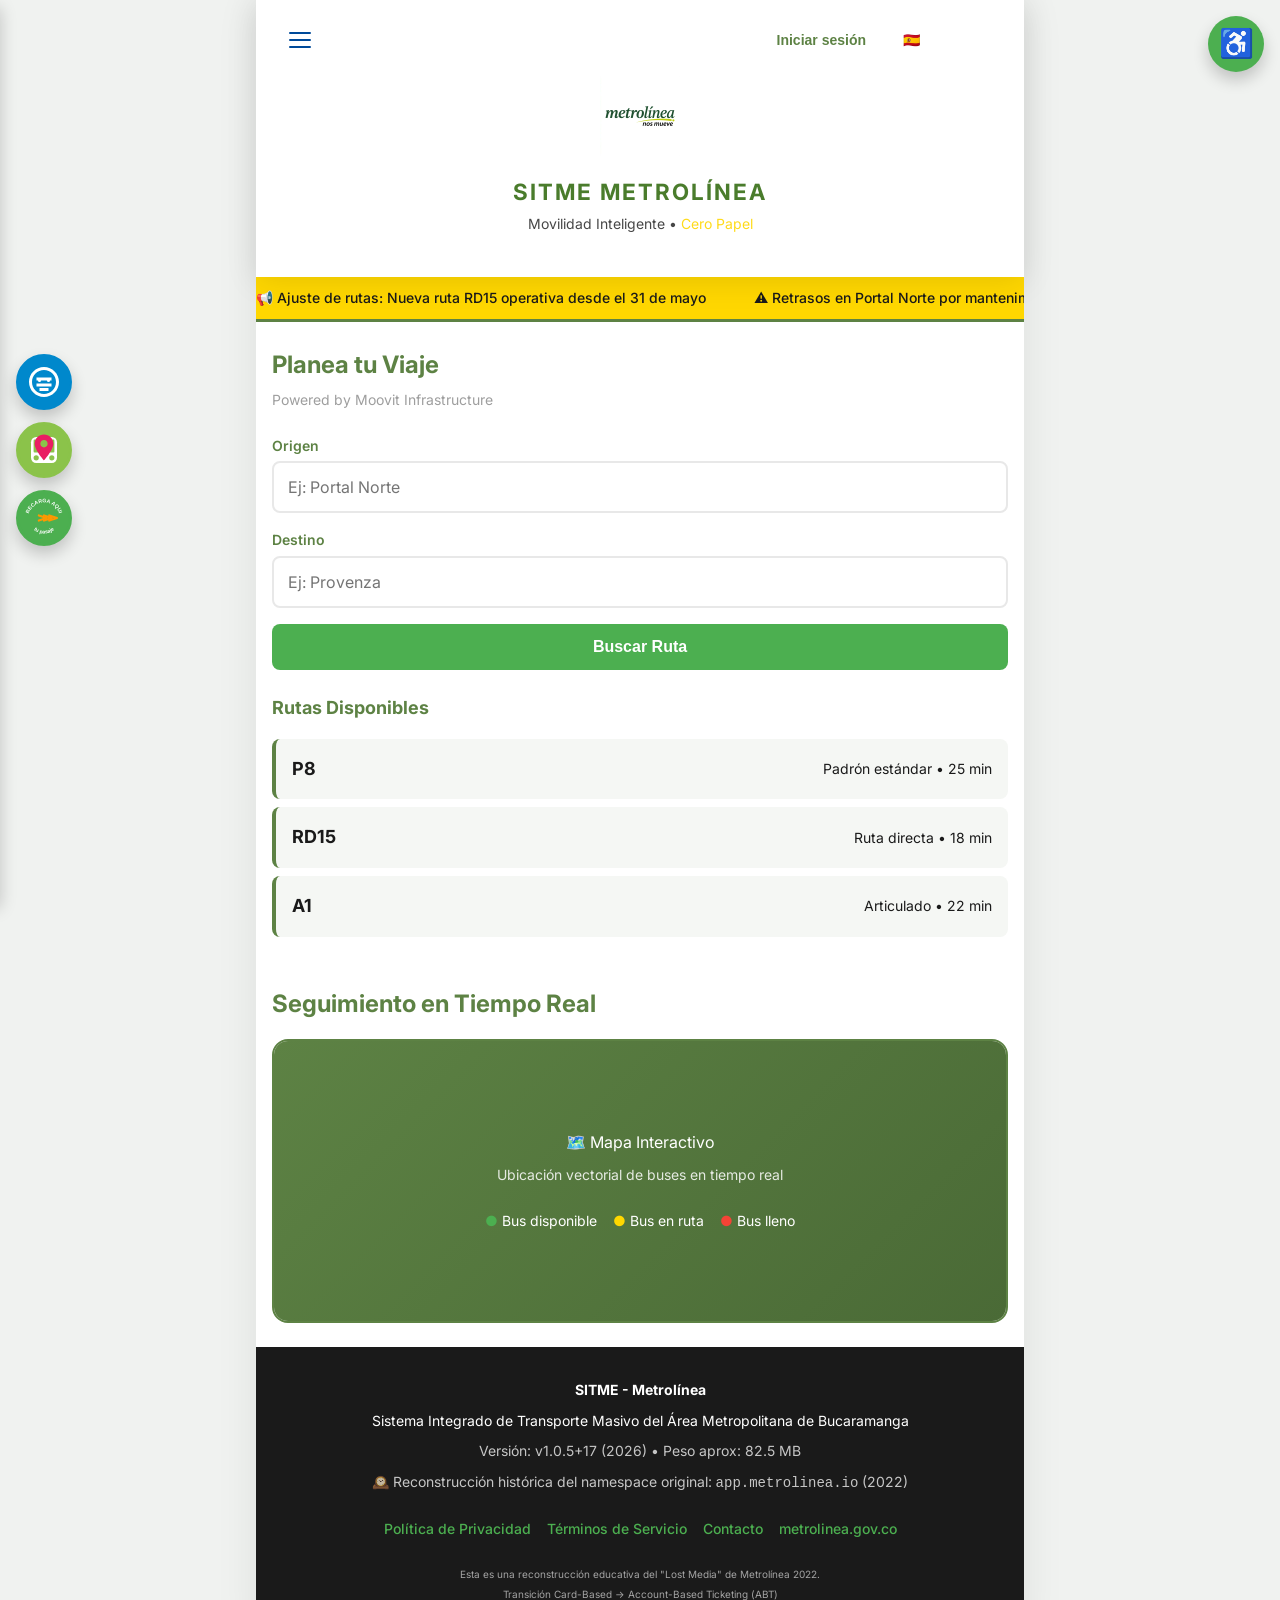
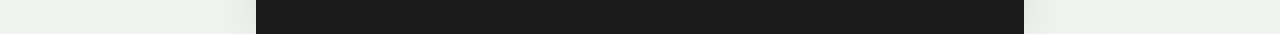
<file: FrontEnd/index.html>
<!DOCTYPE html>
<html lang="es">

<head>
    <meta charset="UTF-8">
    <meta name="viewport" content="width=device-width, initial-scale=1.0">
    <meta name="description"
        content="Sistema Integrado de Transporte Masivo de Bucaramanga - SITME/Metrolínea App Reconstruida">
    <meta name="keywords" content="Metrolínea, SITME, Bucaramanga, transporte masivo, ABT, QR dinámico">
    <meta name="original-namespace" content="app.metrolinea.io (Lost Media 2022)">
    <meta name="current-version" content="SITME v1.0.5+17 (2026)">
    <title>SITME - Metrolínea Digital</title>
    <link rel="stylesheet" href="./styles.css">
    <link rel="preconnect" href="https://fonts.googleapis.com">
    <link rel="preconnect" href="https://fonts.gstatic.com" crossorigin>
    <link href="https://fonts.googleapis.com/css2?family=Inter:wght@400;500;600;700&display=swap" rel="stylesheet">
</head>

<body data-page="index">
    <aside id="accessibility-panel" class="accessibility-panel" role="complementary"
        aria-label="Panel de Accesibilidad">
        <button id="accessibility-toggle" class="accessibility-toggle" aria-label="Abrir panel de accesibilidad">
            <span class="icon-accessibility">♿</span>
        </button>
        <div id="accessibility-content" class="accessibility-content hidden">
            <h3>Accesibilidad</h3>
            <div class="accessibility-controls">
                <label for="font-size">Tamaño de texto:</label>
                <div class="control-group">
                    <button id="decrease-font" aria-label="Disminuir tamaño">A-</button>
                    <button id="increase-font" aria-label="Aumentar tamaño">A+</button>
                </div>
                <label>Contraste:</label>
                <div class="control-group">
                    <button id="high-contrast" class="filter-btn">Alto Contraste</button>
                    <button id="grayscale" class="filter-btn">Escala de Grises</button>
                    <button id="negative-contrast" class="filter-btn">Contraste Negativo</button>
                </div>
                <label><input type="checkbox" id="underline-links"> Subrayar enlaces</label>
                <label><input type="checkbox" id="readable-font"> Fuente legible uniforme</label>
            </div>
        </div>
    </aside>

    <div class="mobile-container" role="main">
        <header class="app-header">
            <div class="header-top">
                <button id="menu-toggle" class="menu-toggle" aria-label="Abrir menú de navegación"
                    aria-expanded="false">
                    <span></span>
                    <span></span>
                    <span></span>
                </button>
                <div class="header-top-right">
                    <div id="user-status" class="user-status">
                        <button id="login-btn" class="btn-login">Iniciar sesión</button>
                        <div id="user-info" class="user-info hidden">
                            <span class="user-name">Hola, <strong id="username">Usuario</strong></span>
                            <span class="user-balance">Saldo: $<span id="balance">0</span> COP</span>
                        </div>
                    </div>
                    <div class="language-selector">
                        <label for="language" class="sr-only">Seleccionar idioma</label>
                        <select id="language" aria-label="Cambiar idioma">
                            <option value="es">🇪🇸 Español</option>
                            <option value="en">🇬🇧 English</option>
                        </select>
                    </div>
                </div>
            </div>
            <div class="header-brand">
                <div class="logo-container">
                    <img src="img/logo.png" alt="Metrolínea Logo" class="header-logo-img">
                </div>
                <h1>SITME Metrolínea</h1>
                <p class="tagline">Movilidad Inteligente • <span class="accent">Cero Papel</span></p>
            </div>
        </header>

        <section class="alerts-marquee" role="alert" aria-live="polite">
            <div class="marquee-content">
                <span class="alert-item">📢 Ajuste de rutas: Nueva ruta RD15 operativa desde el 31 de mayo</span>
                <span class="alert-item">⚠️ Retrasos en Portal Norte por mantenimiento preventivo</span>
                <span class="alert-item">✅ Sistema NFC disponible en todos los buses articulados</span>
            </div>
        </section>

        <section class="trip-planner" aria-labelledby="planner-title">
            <h2 id="planner-title">Planea tu Viaje</h2>
            <p class="planner-subtitle">Powered by Moovit Infrastructure</p>
            <form class="route-form">
                <div class="form-group">
                    <label for="origin">Origen</label>
                    <input type="text" id="origin" placeholder="Ej: Portal Norte" list="stations-list"
                        aria-label="Estación de origen">
                </div>
                <div class="form-group">
                    <label for="destination">Destino</label>
                    <input type="text" id="destination" placeholder="Ej: Provenza" list="stations-list"
                        aria-label="Estación de destino">
                </div>
                <datalist id="stations-list">
                    <option value="Portal Norte (PTN)">
                    <option value="Portal Buenavista (PTB)">
                    <option value="UIS">
                    <option value="Provenza">
                    <option value="Centro">
                    <option value="Cabecera">
                    <option value="Piedecuesta">
                </datalist>
                <button type="submit" class="btn-search-route">Buscar Ruta</button>
            </form>
            <div class="route-suggestions">
                <h3>Rutas Disponibles</h3>
                <ul class="routes-list">
                    <li class="route-item">
                        <span class="route-name">P8</span>
                        <span class="route-desc">Padrón estándar • 25 min</span>
                    </li>
                    <li class="route-item">
                        <span class="route-name">RD15</span>
                        <span class="route-desc">Ruta directa • 18 min</span>
                    </li>
                    <li class="route-item">
                        <span class="route-name">A1</span>
                        <span class="route-desc">Articulado • 22 min</span>
                    </li>
                </ul>
            </div>
        </section>

        <section class="real-time-map" aria-labelledby="map-title">
            <h2 id="map-title">Seguimiento en Tiempo Real</h2>
            <div class="map-container">
                <div class="map-placeholder">
                    <p>🗺️ Mapa Interactivo</p>
                    <p class="map-note">Ubicación vectorial de buses en tiempo real</p>
                    <div class="map-legend">
                        <span class="legend-item"><span class="bus-marker green">●</span> Bus disponible</span>
                        <span class="legend-item"><span class="bus-marker yellow">●</span> Bus en ruta</span>
                        <span class="legend-item"><span class="bus-marker red">●</span> Bus lleno</span>
                    </div>
                </div>
            </div>
        </section>

        <div id="auth-modal" class="modal hidden" role="dialog" aria-labelledby="auth-modal-title">
            <div class="modal-content">
                <button class="modal-close" aria-label="Cerrar">&times;</button>
                <h2 id="auth-modal-title">Iniciar Sesión / Registro</h2>
                <div class="migration-warning">
                    <p>⚠️ <strong>Nota Importante:</strong></p>
                    <p>Si fuiste usuario del sistema TISA anterior, tu cédula puede estar registrada. Contacta con
                        soporte si tienes problemas al crear una cuenta nueva.</p>
                </div>
                <form class="auth-form">
                    <div class="form-group">
                        <label for="id-number">Número de Cédula</label>
                        <input type="text" id="id-number" required pattern="[0-9]{7,10}" placeholder="Ej: 1098765432">
                    </div>
                    <div class="form-group">
                        <label for="password">Contraseña</label>
                        <input type="password" id="password" required minlength="8" placeholder="Mínimo 8 caracteres">
                        <small class="password-hint">Debe incluir mayúsculas, minúsculas y números</small>
                    </div>
                    <div class="form-group">
                        <label><input type="checkbox" id="enable-2fa"> Activar autenticación de dos factores
                            (2FA)</label>
                    </div>
                    <button type="submit" class="btn-submit-auth">Ingresar</button>
                </form>
            </div>
        </div>

        <footer class="app-footer">
            <div class="footer-info">
                <p><strong>SITME - Metrolínea</strong></p>
                <p>Sistema Integrado de Transporte Masivo del Área Metropolitana de Bucaramanga</p>
                <p class="footer-version">Versión: v1.0.5+17 (2026) • Peso aprox: 82.5 MB</p>
                <p class="footer-legacy">🕰️ Reconstrucción histórica del namespace original:
                    <code>app.metrolinea.io</code> (2022)
                </p>
            </div>
            <div class="footer-links">
                <a href="#privacy">Política de Privacidad</a>
                <a href="#terms">Términos de Servicio</a>
                <a href="#contact">Contacto</a>
                <a href="https://www.metrolinea.gov.co" target="_blank" rel="noopener">metrolinea.gov.co</a>
            </div>
            <p class="footer-disclaimer">
                <small>Esta es una reconstrucción educativa del "Lost Media" de Metrolínea 2022. Transición Card-Based →
                    Account-Based Ticketing (ABT)</small>
            </p>
        </footer>
    </div>

    <!-- Barra Lateral Flotante -->
    <div class="floating-sidebar">
        <!-- Chatbot -->
        <a href="https://t.me/metrolineabga" target="_blank" class="floating-item chatbot"
            aria-label="Contactar con Chatbot">
            <svg viewBox="0 0 24 24" fill="none" xmlns="http://www.w3.org/2000/svg" style="padding: 8px;">
                <path
                    d="M12 2C6.48 2 2 6.48 2 12C2 17.52 6.48 22 12 22C17.52 22 22 17.52 22 12C22 6.48 17.52 2 12 2ZM12 20C7.59 20 4 16.41 4 12C4 7.59 7.59 4 12 4C16.41 4 20 7.59 20 12C20 16.41 16.41 20 12 20Z"
                    fill="white" />
                <path d="M7 9H17V11H7V9Z" fill="white" />
                <path d="M7 13H17V15H7V13Z" fill="white" />
                <path d="M9 16H15V18H9V16Z" fill="white" />
                <circle cx="9" cy="11" r="1" fill="white" />
                <circle cx="15" cy="11" r="1" fill="white" />
            </svg>
        </a>

        <!-- Bus Track -->
        <a href="mapa-rutas.html" class="floating-item bus-track" aria-label="Seguimiento de Bus">
            <svg viewBox="0 0 100 100" xmlns="http://www.w3.org/2000/svg">
                <circle cx="50" cy="50" r="48" fill="#8bc34a" />
                <rect x="25" y="25" width="50" height="50" rx="10" fill="white" />
                <rect x="30" y="30" width="40" height="25" rx="2" fill="#8bc34a" />
                <circle cx="35" cy="65" r="5" fill="#8bc34a" />
                <circle cx="65" cy="65" r="5" fill="#8bc34a" />
                <path
                    d="M50 20C40 20 32 28 32 38C32 50 50 70 50 70C50 70 68 50 68 38C68 28 60 20 50 20ZM50 45C46 45 43 42 43 38C43 34 46 31 50 31C54 31 57 34 57 38C57 42 54 45 50 45Z"
                    fill="#e91e63" />
            </svg>
        </a>

        <!-- Recarga -->
        <a href="puntos-recarga.html" class="floating-item recharge" aria-label="Recarga tu pasaje">
            <svg viewBox="0 0 100 100" xmlns="http://www.w3.org/2000/svg">
                <circle cx="50" cy="50" r="48" fill="#4caf50" />
                <path id="textPathTop" d="M 20,50 A 30,30 0 0,1 80,50" fill="transparent" />
                <path id="textPathBottom" d="M 20,50 A 30,30 0 0,0 80,50" fill="transparent" />
                <text fill="white" font-family="Arial" font-weight="bold" font-size="10">
                    <textPath href="#textPathTop" startOffset="50%" text-anchor="middle">RECARGA AQUI</textPath>
                </text>
                <text fill="white" font-family="Arial" font-weight="bold" font-size="10">
                    <textPath href="#textPathBottom" startOffset="50%" text-anchor="middle">tu pasaje</textPath>
                </text>
                <path d="M40 45L55 50L40 55" stroke="#ff9800" stroke-width="4" fill="none" stroke-linecap="round"
                    stroke-linejoin="round" />
                <path d="M50 45L65 50L50 55" stroke="#ff9800" stroke-width="4" fill="none" stroke-linecap="round"
                    stroke-linejoin="round" />
                <path d="M60 45L75 50L60 55" stroke="#ff9800" stroke-width="4" fill="none" stroke-linecap="round"
                    stroke-linejoin="round" />
            </svg>
        </a>
    </div>

    <script src="nav.js"></script>
    <script src="chat.js"></script>
    <script src="script.js"></script>
</body>

</html>
</file>
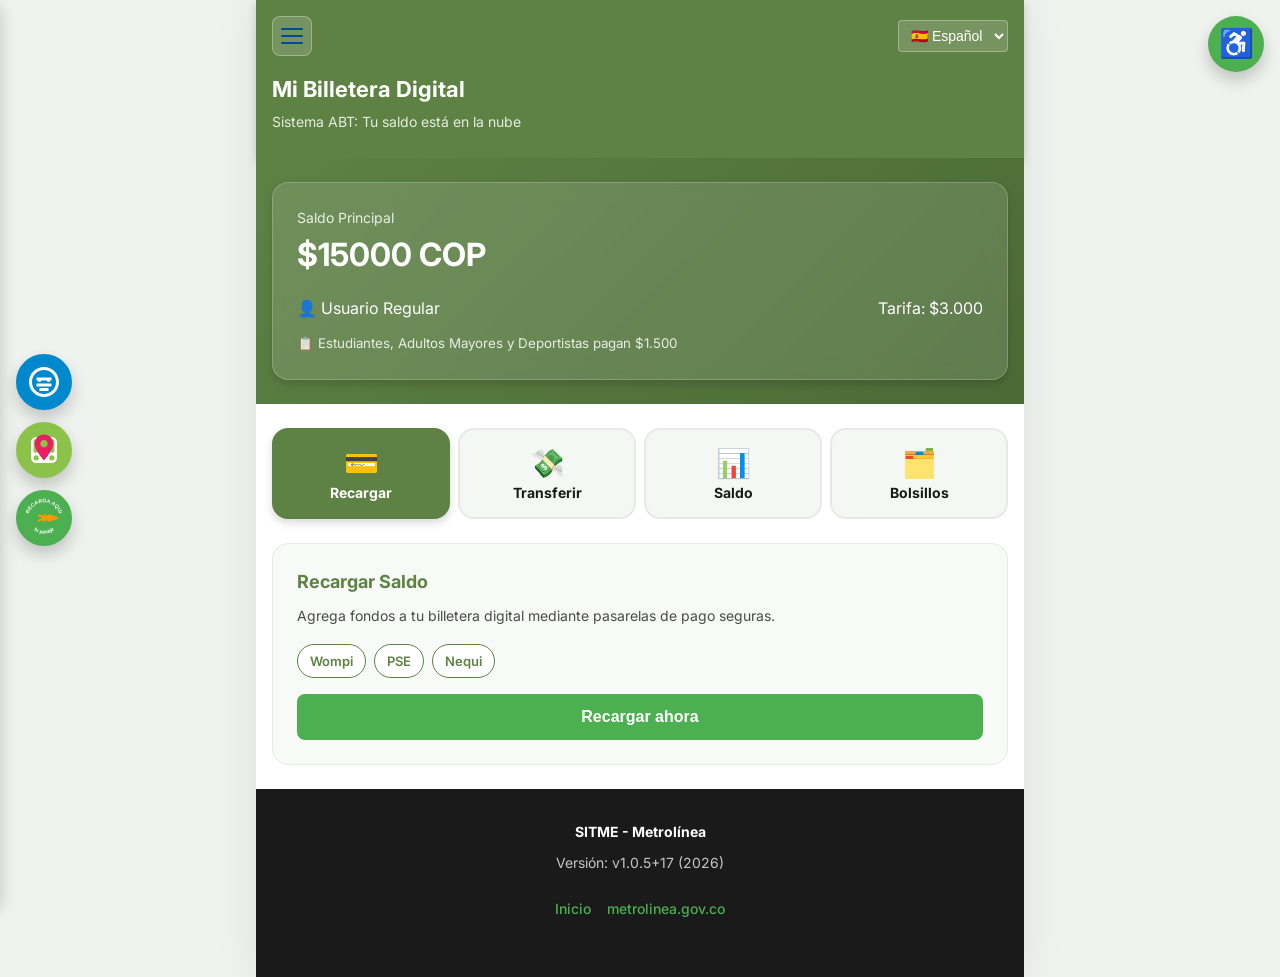
<file: FrontEnd/billetera.html>
<!DOCTYPE html>
<html lang="es">

<head>
    <meta charset="UTF-8">
    <meta name="viewport" content="width=device-width, initial-scale=1.0">
    <meta name="description" content="Mi Billetera Digital - SITME Metrolínea">
    <title>Mi Billetera - SITME Metrolínea</title>
    <link rel="stylesheet" href="./styles.css">
    <link rel="preconnect" href="https://fonts.googleapis.com">
    <link rel="preconnect" href="https://fonts.gstatic.com" crossorigin>
    <link href="https://fonts.googleapis.com/css2?family=Inter:wght@400;500;600;700&display=swap" rel="stylesheet">
</head>

<body data-page="billetera">
    <aside id="accessibility-panel" class="accessibility-panel" role="complementary"
        aria-label="Panel de Accesibilidad">
        <button id="accessibility-toggle" class="accessibility-toggle" aria-label="Abrir panel de accesibilidad">
            <span class="icon-accessibility">♿</span>
        </button>
        <div id="accessibility-content" class="accessibility-content hidden">
            <h3>Accesibilidad</h3>
            <div class="accessibility-controls">
                <label>Tamaño de texto:</label>
                <div class="control-group">
                    <button id="decrease-font" aria-label="Disminuir tamaño">A-</button>
                    <button id="increase-font" aria-label="Aumentar tamaño">A+</button>
                </div>
                <label>Contraste:</label>
                <div class="control-group">
                    <button id="high-contrast" class="filter-btn">Alto Contraste</button>
                    <button id="grayscale" class="filter-btn">Escala de Grises</button>
                    <button id="negative-contrast" class="filter-btn">Contraste Negativo</button>
                </div>
                <label><input type="checkbox" id="underline-links"> Subrayar enlaces</label>
                <label><input type="checkbox" id="readable-font"> Fuente legible uniforme</label>
            </div>
        </div>
    </aside>

    <div class="mobile-container" role="main">
        <header class="page-header">
            <div class="page-header-top">
                <button id="menu-toggle" class="menu-toggle" aria-label="Abrir menú de navegación"
                    aria-expanded="false">
                    <span></span><span></span><span></span>
                </button>
                <div class="language-selector">
                    <select id="language" aria-label="Cambiar idioma">
                        <option value="es">🇪🇸 Español</option>
                        <option value="en">🇬🇧 English</option>
                    </select>
                </div>
            </div>
            <h1>Mi Billetera Digital</h1>
            <p class="page-subtitle">Sistema ABT: Tu saldo está en la nube</p>
        </header>

        <section class="digital-wallet" aria-labelledby="wallet-title">
            <h2 id="wallet-title" class="sr-only">Resumen de saldo</h2>
            <div class="wallet-card">
                <div class="wallet-balance">
                    <span class="balance-label">Saldo Principal</span>
                    <span class="balance-amount">$<span id="main-balance">15000</span> COP</span>
                </div>
                <div class="user-profile-badge">
                    <span id="profile-type" class="profile-type">👤 Usuario Regular</span>
                    <span id="fare-amount" class="fare-amount">Tarifa: $3.000</span>
                </div>
                <p class="fare-note">
                    <small>📋 Estudiantes, Adultos Mayores y Deportistas pagan $1.500</small>
                </p>
            </div>
        </section>

        <section class="transaction-selector" aria-label="Opciones de transacción">
            <div class="transaction-tabs" role="tablist">
                <button class="transaction-tab active" data-tab="recargar" role="tab" aria-selected="true">
                    <span class="tab-icon">💳</span>
                    <span class="tab-label">Recargar</span>
                </button>
                <button class="transaction-tab" data-tab="transferir" role="tab" aria-selected="false">
                    <span class="tab-icon">💸</span>
                    <span class="tab-label">Transferir</span>
                </button>
                <button class="transaction-tab" data-tab="saldo" role="tab" aria-selected="false">
                    <span class="tab-icon">📊</span>
                    <span class="tab-label">Saldo</span>
                </button>
                <button class="transaction-tab" data-tab="bolsillos" role="tab" aria-selected="false">
                    <span class="tab-icon">🗂️</span>
                    <span class="tab-label">Bolsillos</span>
                </button>
            </div>

            <div id="panel-recargar" class="transaction-panel active" role="tabpanel">
                <div class="panel-card">
                    <h3>Recargar Saldo</h3>
                    <p>Agrega fondos a tu billetera digital mediante pasarelas de pago seguras.</p>
                    <div class="payment-methods">
                        <span class="payment-badge">Wompi</span>
                        <span class="payment-badge">PSE</span>
                        <span class="payment-badge">Nequi</span>
                    </div>
                    <button id="btn-recharge" class="btn-action">Recargar ahora</button>
                </div>
            </div>

            <div id="panel-transferir" class="transaction-panel" role="tabpanel">
                <div class="panel-card">
                    <h3>Transferir entre usuarios</h3>
                    <p>Envía saldo a otro usuario registrado en el sistema SITME usando su número de cédula.</p>
                    <button id="btn-transfer" class="btn-action">Iniciar transferencia</button>
                </div>
            </div>

            <div id="panel-saldo" class="transaction-panel" role="tabpanel">
                <div class="panel-card">
                    <h3>Historial de Saldo</h3>
                    <p>Consulta tus movimientos y validaciones recientes.</p>
                    <ul class="history-list" id="history-list">
                        <li class="history-item negative">
                            <div>
                                <strong>Validación P8</strong><br>
                                <small>2026-06-19 08:30</small>
                            </div>
                            <span class="history-amount negative">-$3.000</span>
                        </li>
                        <li class="history-item negative">
                            <div>
                                <strong>Validación RD15</strong><br>
                                <small>2026-06-18 17:45</small>
                            </div>
                            <span class="history-amount negative">-$3.000</span>
                        </li>
                        <li class="history-item positive">
                            <div>
                                <strong>Recarga Nequi</strong><br>
                                <small>2026-06-18 14:20</small>
                            </div>
                            <span class="history-amount positive">+$20.000</span>
                        </li>
                        <li class="history-item negative">
                            <div>
                                <strong>Validación A1</strong><br>
                                <small>2026-06-17 09:15</small>
                            </div>
                            <span class="history-amount negative">-$3.000</span>
                        </li>
                    </ul>
                </div>
            </div>

            <div id="panel-bolsillos" class="transaction-panel" role="tabpanel">
                <div class="panel-card">
                    <h3>Gestión de Bolsillos</h3>
                    <p>Organiza tus fondos en bolsillos personalizados para diferentes usos.</p>
                    <div class="pocket-card">
                        <span class="pocket-name">🗂️ Bolsillo Principal</span>
                        <span class="pocket-amount">$<span id="pocket-balance">15000</span></span>
                    </div>
                    <div class="pocket-card" style="opacity: 0.6;">
                        <span class="pocket-name">🎓 Bolsillo Estudiante</span>
                        <span class="pocket-amount">Próximamente</span>
                    </div>
                    <button id="btn-pockets" class="btn-action" style="margin-top: 16px;">Gestionar bolsillos</button>
                </div>
            </div>
        </section>

        <footer class="app-footer">
            <div class="footer-info">
                <p><strong>SITME - Metrolínea</strong></p>
                <p class="footer-version">Versión: v1.0.5+17 (2026)</p>
            </div>
            <div class="footer-links">
                <a href="index.html">Inicio</a>
                <a href="https://www.metrolinea.gov.co" target="_blank" rel="noopener">metrolinea.gov.co</a>
            </div>
        </footer>
    </div>

    <!-- Barra Lateral Flotante -->
    <div class="floating-sidebar">
        <!-- Chatbot -->
        <a href="https://t.me/metrolineabga" target="_blank" class="floating-item chatbot"
            aria-label="Contactar con Chatbot">
            <svg viewBox="0 0 24 24" fill="none" xmlns="http://www.w3.org/2000/svg" style="padding: 8px;">
                <path
                    d="M12 2C6.48 2 2 6.48 2 12C2 17.52 6.48 22 12 22C17.52 22 22 17.52 22 12C22 6.48 17.52 2 12 2ZM12 20C7.59 20 4 16.41 4 12C4 7.59 7.59 4 12 4C16.41 4 20 7.59 20 12C20 16.41 16.41 20 12 20Z"
                    fill="white" />
                <path d="M7 9H17V11H7V9Z" fill="white" />
                <path d="M7 13H17V15H7V13Z" fill="white" />
                <path d="M9 16H15V18H9V16Z" fill="white" />
                <circle cx="9" cy="11" r="1" fill="white" />
                <circle cx="15" cy="11" r="1" fill="white" />
            </svg>
        </a>

        <!-- Bus Track -->
        <a href="mapa-rutas.html" class="floating-item bus-track" aria-label="Seguimiento de Bus">
            <svg viewBox="0 0 100 100" xmlns="http://www.w3.org/2000/svg">
                <circle cx="50" cy="50" r="48" fill="#8bc34a" />
                <rect x="25" y="25" width="50" height="50" rx="10" fill="white" />
                <rect x="30" y="30" width="40" height="25" rx="2" fill="#8bc34a" />
                <circle cx="35" cy="65" r="5" fill="#8bc34a" />
                <circle cx="65" cy="65" r="5" fill="#8bc34a" />
                <path
                    d="M50 20C40 20 32 28 32 38C32 50 50 70 50 70C50 70 68 50 68 38C68 28 60 20 50 20ZM50 45C46 45 43 42 43 38C43 34 46 31 50 31C54 31 57 34 57 38C57 42 54 45 50 45Z"
                    fill="#e91e63" />
            </svg>
        </a>

        <!-- Recarga -->
        <a href="puntos-recarga.html" class="floating-item recharge" aria-label="Recarga tu pasaje">
            <svg viewBox="0 0 100 100" xmlns="http://www.w3.org/2000/svg">
                <circle cx="50" cy="50" r="48" fill="#4caf50" />
                <path id="textPathTop" d="M 20,50 A 30,30 0 0,1 80,50" fill="transparent" />
                <path id="textPathBottom" d="M 20,50 A 30,30 0 0,0 80,50" fill="transparent" />
                <text fill="white" font-family="Arial" font-weight="bold" font-size="10">
                    <textPath href="#textPathTop" startOffset="50%" text-anchor="middle">RECARGA AQUI</textPath>
                </text>
                <text fill="white" font-family="Arial" font-weight="bold" font-size="10">
                    <textPath href="#textPathBottom" startOffset="50%" text-anchor="middle">tu pasaje</textPath>
                </text>
                <path d="M40 45L55 50L40 55" stroke="#ff9800" stroke-width="4" fill="none" stroke-linecap="round"
                    stroke-linejoin="round" />
                <path d="M50 45L65 50L50 55" stroke="#ff9800" stroke-width="4" fill="none" stroke-linecap="round"
                    stroke-linejoin="round" />
                <path d="M60 45L75 50L60 55" stroke="#ff9800" stroke-width="4" fill="none" stroke-linecap="round"
                    stroke-linejoin="round" />
            </svg>
        </a>
    </div>

    <script src="nav.js"></script>
    <script src="chat.js"></script>
    <script src="script.js"></script>
</body>

</html>
</file>
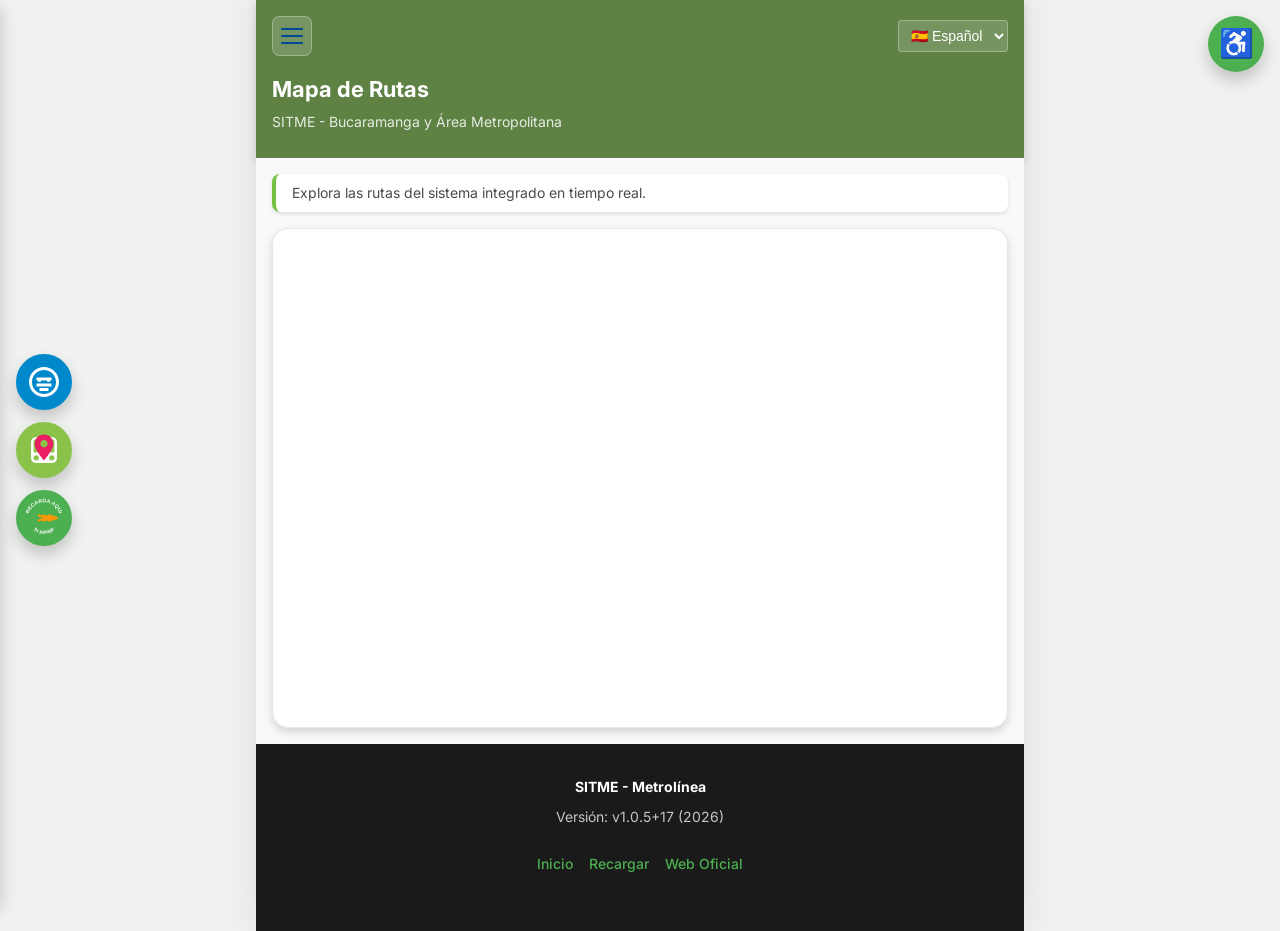
<file: FrontEnd/mapa-rutas.html>
<!DOCTYPE html>
<html lang="es">

<head>
    <meta charset="UTF-8">
    <meta name="viewport" content="width=device-width, initial-scale=1.0">
    <meta name="description" content="Mapa de Rutas SITME Metrolínea - Bucaramanga y Área Metropolitana">
    <title>Mapa de Rutas - SITME Metrolínea</title>
    <link rel="stylesheet" href="./styles.css">
    <link rel="preconnect" href="https://fonts.googleapis.com">
    <link rel="preconnect" href="https://fonts.gstatic.com" crossorigin>
    <link href="https://fonts.googleapis.com/css2?family=Inter:wght@400;500;600;700&display=swap" rel="stylesheet">
</head>

<body data-page="mapa-rutas">
    <aside id="accessibility-panel" class="accessibility-panel" role="complementary"
        aria-label="Panel de Accesibilidad">
        <button id="accessibility-toggle" class="accessibility-toggle" aria-label="Abrir panel de accesibilidad">
            <span class="icon-accessibility">♿</span>
        </button>
        <div id="accessibility-content" class="accessibility-content hidden">
            <h3>Accesibilidad</h3>
            <div class="accessibility-controls">
                <label>Tamaño de texto:</label>
                <div class="control-group">
                    <button id="decrease-font" aria-label="Disminuir tamaño">A-</button>
                    <button id="increase-font" aria-label="Aumentar tamaño">A+</button>
                </div>
                <label>Contraste:</label>
                <div class="control-group">
                    <button id="high-contrast" class="filter-btn">Alto Contraste</button>
                    <button id="grayscale" class="filter-btn">Escala de Grises</button>
                    <button id="negative-contrast" class="filter-btn">Contraste Negativo</button>
                </div>
                <label><input type="checkbox" id="underline-links"> Subrayar enlaces</label>
                <label><input type="checkbox" id="readable-font"> Fuente legible uniforme</label>
            </div>
        </div>
    </aside>

    <div class="mobile-container" role="main">
        <header class="page-header">
            <div class="page-header-top">
                <button id="menu-toggle" class="menu-toggle" aria-label="Abrir menú de navegación"
                    aria-expanded="false">
                    <span></span><span></span><span></span>
                </button>
                <div class="language-selector">
                    <select id="language" aria-label="Cambiar idioma">
                        <option value="es">🇪🇸 Español</option>
                        <option value="en">🇬🇧 English</option>
                    </select>
                </div>
            </div>
            <h1>Mapa de Rutas</h1>
            <p class="page-subtitle">SITME - Bucaramanga y Área Metropolitana</p>
        </header>

        <section class="map-view-section">
            <div class="map-navigation-controls">
                <p>Explora las rutas del sistema integrado en tiempo real.</p>
            </div>
            <div class="map-iframe-wrapper">
                <iframe src="https://moovitapp.com/bucaramanga-2882/lines?lang=es"
                    title="Mapa de Rutas Moovit Bucaramanga" class="map-iframe" allowfullscreen>
                </iframe>
            </div>
        </section>

        <footer class="app-footer">
            <div class="footer-info">
                <p><strong>SITME - Metrolínea</strong></p>
                <p class="footer-version">Versión: v1.0.5+17 (2026)</p>
            </div>
            <div class="footer-links">
                <a href="index.html">Inicio</a>
                <a href="puntos-recarga.html">Recargar</a>
                <a href="https://www.metrolinea.gov.co" target="_blank" rel="noopener">Web Oficial</a>
            </div>
        </footer>
    </div>

    <!-- Barra Lateral Flotante -->
    <div class="floating-sidebar">
        <!-- Chatbot -->
        <a href="#" class="floating-item chatbot" aria-label="Contactar con Chatbot">
            <svg viewBox="0 0 24 24" fill="none" xmlns="http://www.w3.org/2000/svg" style="padding: 8px;">
                <path
                    d="M12 2C6.48 2 2 6.48 2 12C2 17.52 6.48 22 12 22C17.52 22 22 17.52 22 12C22 6.48 17.52 2 12 2ZM12 20C7.59 20 4 16.41 4 12C4 7.59 7.59 4 12 4C16.41 4 20 7.59 20 12C20 16.41 16.41 20 12 20Z"
                    fill="white" />
                <path d="M7 9H17V11H7V9Z" fill="white" />
                <path d="M7 13H17V15H7V13Z" fill="white" />
                <path d="M9 16H15V18H9V16Z" fill="white" />
                <circle cx="9" cy="11" r="1" fill="white" />
                <circle cx="15" cy="11" r="1" fill="white" />
            </svg>
        </a>

        <!-- Bus Track (Active state on this page) -->
        <a href="mapa-rutas.html" class="floating-item bus-track active" aria-label="Mapa de Rutas">
            <svg viewBox="0 0 100 100" xmlns="http://www.w3.org/2000/svg">
                <circle cx="50" cy="50" r="48" fill="#8bc34a" />
                <rect x="25" y="25" width="50" height="50" rx="10" fill="white" />
                <rect x="30" y="30" width="40" height="25" rx="2" fill="#8bc34a" />
                <circle cx="35" cy="65" r="5" fill="#8bc34a" />
                <circle cx="65" cy="65" r="5" fill="#8bc34a" />
                <path
                    d="M50 20C40 20 32 28 32 38C32 50 50 70 50 70C50 70 68 50 68 38C68 28 60 20 50 20ZM50 45C46 45 43 42 43 38C43 34 46 31 50 31C54 31 57 34 57 38C57 42 54 45 50 45Z"
                    fill="#e91e63" />
            </svg>
        </a>

        <!-- Recarga -->
        <a href="puntos-recarga.html" class="floating-item recharge" aria-label="Recarga tu pasaje">
            <svg viewBox="0 0 100 100" xmlns="http://www.w3.org/2000/svg">
                <circle cx="50" cy="50" r="48" fill="#4caf50" />
                <path id="textPathTop" d="M 20,50 A 30,30 0 0,1 80,50" fill="transparent" />
                <path id="textPathBottom" d="M 20,50 A 30,30 0 0,0 80,50" fill="transparent" />
                <text fill="white" font-family="Arial" font-weight="bold" font-size="10">
                    <textPath href="#textPathTop" startOffset="50%" text-anchor="middle">RECARGA AQUI</textPath>
                </text>
                <text fill="white" font-family="Arial" font-weight="bold" font-size="10">
                    <textPath href="#textPathBottom" startOffset="50%" text-anchor="middle">tu pasaje</textPath>
                </text>
                <path d="M40 45L55 50L40 55" stroke="#ff9800" stroke-width="4" fill="none" stroke-linecap="round"
                    stroke-linejoin="round" />
                <path d="M50 45L65 50L50 55" stroke="#ff9800" stroke-width="4" fill="none" stroke-linecap="round"
                    stroke-linejoin="round" />
                <path d="M60 45L75 50L60 55" stroke="#ff9800" stroke-width="4" fill="none" stroke-linecap="round"
                    stroke-linejoin="round" />
            </svg>
        </a>
    </div>

    <script src="nav.js"></script>
    <script src="chat.js"></script>
    <script src="script.js"></script>
</body>

</html>
</file>
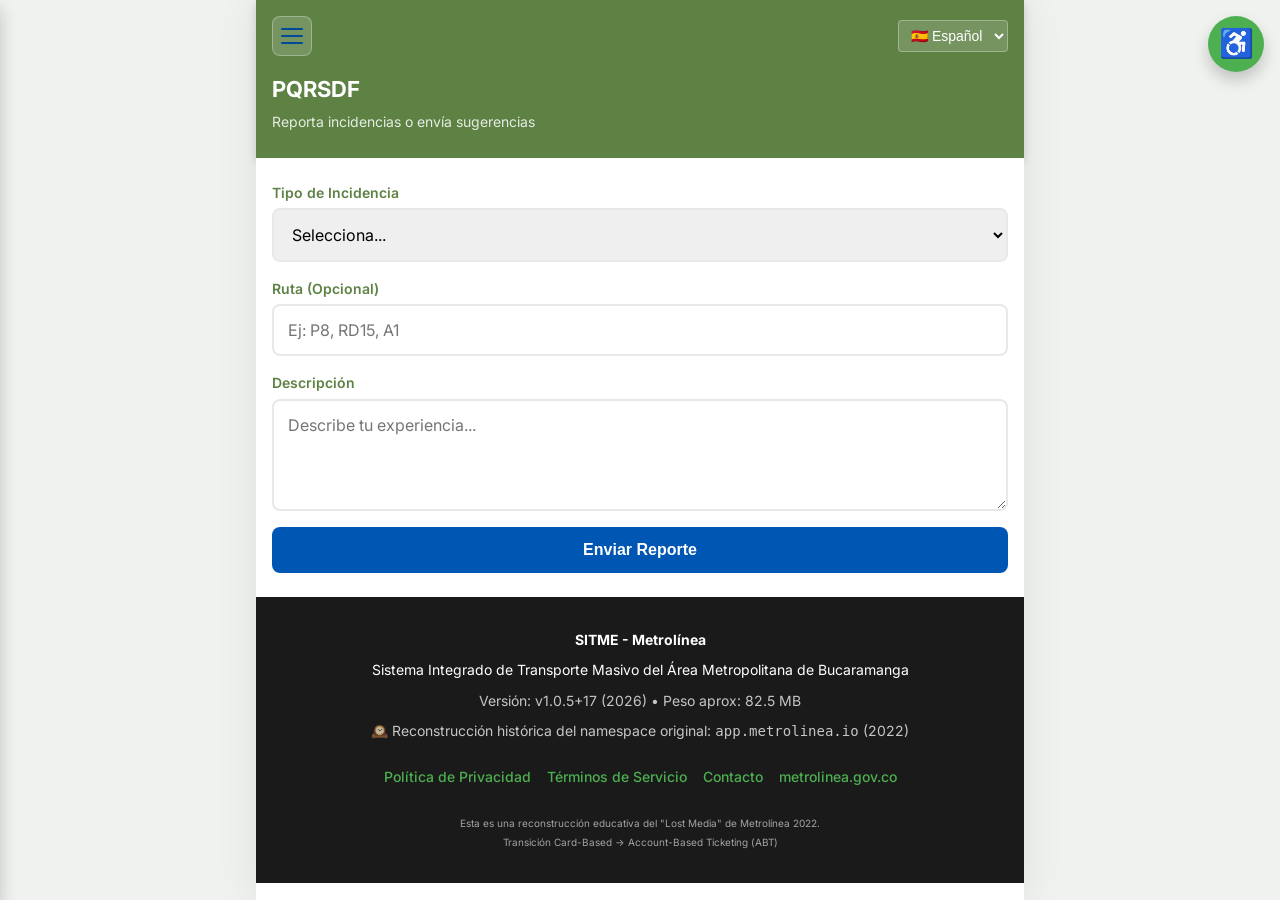
<file: FrontEnd/pqrsdf.html>
<!DOCTYPE html>
<html lang="es">
<head>
    <meta charset="UTF-8">
    <meta name="viewport" content="width=device-width, initial-scale=1.0">
    <meta name="description" content="PQRSDF - Reporta incidencias o envía sugerencias - SITME Metrolínea">
    <title>PQRSDF - SITME Metrolínea</title>
    <link rel="stylesheet" href="./styles.css">
    <link rel="preconnect" href="https://fonts.googleapis.com">
    <link rel="preconnect" href="https://fonts.gstatic.com" crossorigin>
    <link href="https://fonts.googleapis.com/css2?family=Inter:wght@400;500;600;700&display=swap" rel="stylesheet">
</head>
<body data-page="pqrsdf">
    <aside id="accessibility-panel" class="accessibility-panel" role="complementary" aria-label="Panel de Accesibilidad">
        <button id="accessibility-toggle" class="accessibility-toggle" aria-label="Abrir panel de accesibilidad">
            <span class="icon-accessibility">♿</span>
        </button>
        <div id="accessibility-content" class="accessibility-content hidden">
            <h3>Accesibilidad</h3>
            <div class="accessibility-controls">
                <label>Tamaño de texto:</label>
                <div class="control-group">
                    <button id="decrease-font" aria-label="Disminuir tamaño">A-</button>
                    <button id="increase-font" aria-label="Aumentar tamaño">A+</button>
                </div>
                <label>Contraste:</label>
                <div class="control-group">
                    <button id="high-contrast" class="filter-btn">Alto Contraste</button>
                    <button id="grayscale" class="filter-btn">Escala de Grises</button>
                    <button id="negative-contrast" class="filter-btn">Contraste Negativo</button>
                </div>
                <label><input type="checkbox" id="underline-links"> Subrayar enlaces</label>
                <label><input type="checkbox" id="readable-font"> Fuente legible uniforme</label>
            </div>
        </div>
    </aside>

    <div class="mobile-container" role="main">
        <header class="page-header">
            <div class="page-header-top">
                <button id="menu-toggle" class="menu-toggle" aria-label="Abrir menú de navegación" aria-expanded="false">
                    <span></span><span></span><span></span>
                </button>
                <div class="language-selector">
                    <select id="language" aria-label="Cambiar idioma">
                        <option value="es">🇪🇸 Español</option>
                        <option value="en">🇬🇧 English</option>
                    </select>
                </div>
            </div>
            <h1>PQRSDF</h1>
            <p class="page-subtitle">Reporta incidencias o envía sugerencias</p>
        </header>

        <section class="pqrsdf-section" aria-labelledby="pqrsdf-title">
            <h2 id="pqrsdf-title" class="sr-only">Formulario de reporte</h2>
            <form class="pqrsdf-form">
                <div class="form-group">
                    <label for="incident-type">Tipo de Incidencia</label>
                    <select id="incident-type" required>
                        <option value="">Selecciona...</option>
                        <option value="conductor">👨‍✈️ Conductor</option>
                        <option value="frecuencia">🕐 Frecuencia de buses</option>
                        <option value="infraestructura">🏗️ Infraestructura</option>
                        <option value="servicio">📱 Servicio digital</option>
                        <option value="felicitacion">⭐ Felicitación</option>
                    </select>
                </div>
                <div class="form-group">
                    <label for="route-number">Ruta (Opcional)</label>
                    <input type="text" id="route-number" placeholder="Ej: P8, RD15, A1">
                </div>
                <div class="form-group">
                    <label for="description">Descripción</label>
                    <textarea id="description" rows="4" required placeholder="Describe tu experiencia..."></textarea>
                </div>
                <button type="submit" class="btn-submit-pqrsdf">Enviar Reporte</button>
            </form>
        </section>

        <footer class="app-footer">
            <div class="footer-info">
                <p><strong>SITME - Metrolínea</strong></p>
                <p>Sistema Integrado de Transporte Masivo del Área Metropolitana de Bucaramanga</p>
                <p class="footer-version">Versión: v1.0.5+17 (2026) • Peso aprox: 82.5 MB</p>
                <p class="footer-legacy">🕰️ Reconstrucción histórica del namespace original: <code>app.metrolinea.io</code> (2022)</p>
            </div>
            <div class="footer-links">
                <a href="#privacy">Política de Privacidad</a>
                <a href="#terms">Términos de Servicio</a>
                <a href="#contact">Contacto</a>
                <a href="https://www.metrolinea.gov.co" target="_blank" rel="noopener">metrolinea.gov.co</a>
            </div>
            <p class="footer-disclaimer">
                <small>Esta es una reconstrucción educativa del "Lost Media" de Metrolínea 2022. Transición Card-Based → Account-Based Ticketing (ABT)</small>
            </p>
        </footer>
    </div>

    <script src="nav.js"></script>
    <script src="script.js"></script>
</body>
</html>
</file>
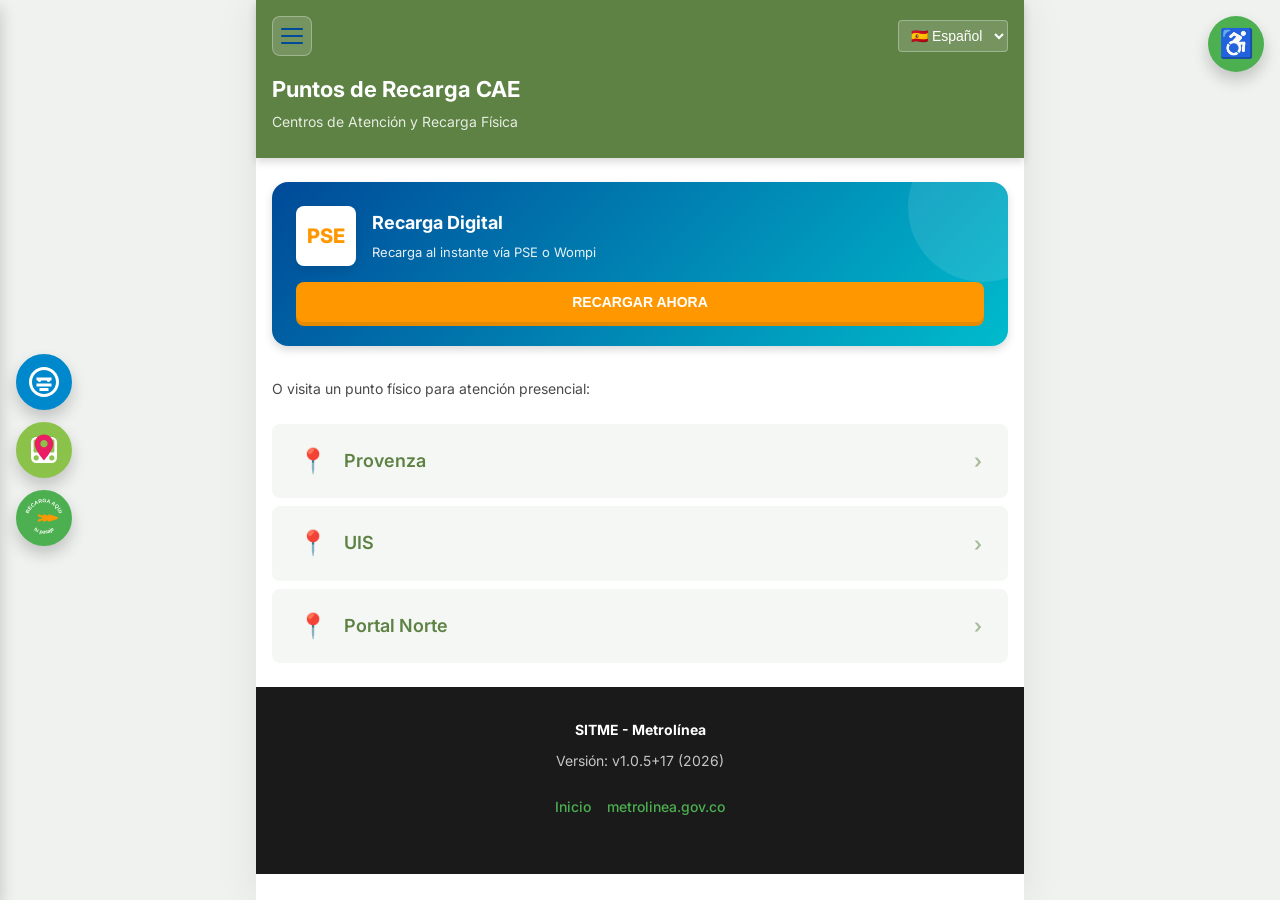
<file: FrontEnd/puntos-recarga.html>
<!DOCTYPE html>
<html lang="es">

<head>
    <meta charset="UTF-8">
    <meta name="viewport" content="width=device-width, initial-scale=1.0">
    <meta name="description" content="Puntos de Recarga CAE - SITME Metrolínea">
    <title>Puntos de Recarga - SITME Metrolínea</title>
    <link rel="stylesheet" href="./styles.css">
    <link rel="preconnect" href="https://fonts.googleapis.com">
    <link rel="preconnect" href="https://fonts.gstatic.com" crossorigin>
    <link href="https://fonts.googleapis.com/css2?family=Inter:wght@400;500;600;700&display=swap" rel="stylesheet">
</head>

<body data-page="puntos-recarga">
    <aside id="accessibility-panel" class="accessibility-panel" role="complementary"
        aria-label="Panel de Accesibilidad">
        <button id="accessibility-toggle" class="accessibility-toggle" aria-label="Abrir panel de accesibilidad">
            <span class="icon-accessibility">♿</span>
        </button>
        <div id="accessibility-content" class="accessibility-content hidden">
            <h3>Accesibilidad</h3>
            <div class="accessibility-controls">
                <label>Tamaño de texto:</label>
                <div class="control-group">
                    <button id="decrease-font" aria-label="Disminuir tamaño">A-</button>
                    <button id="increase-font" aria-label="Aumentar tamaño">A+</button>
                </div>
                <label>Contraste:</label>
                <div class="control-group">
                    <button id="high-contrast" class="filter-btn">Alto Contraste</button>
                    <button id="grayscale" class="filter-btn">Escala de Grises</button>
                    <button id="negative-contrast" class="filter-btn">Contraste Negativo</button>
                </div>
                <label><input type="checkbox" id="underline-links"> Subrayar enlaces</label>
                <label><input type="checkbox" id="readable-font"> Fuente legible uniforme</label>
            </div>
        </div>
    </aside>

    <div class="mobile-container" role="main">
        <header class="page-header">
            <div class="page-header-top">
                <button id="menu-toggle" class="menu-toggle" aria-label="Abrir menú de navegación"
                    aria-expanded="false">
                    <span></span><span></span><span></span>
                </button>
                <div class="language-selector">
                    <select id="language" aria-label="Cambiar idioma">
                        <option value="es">🇪🇸 Español</option>
                        <option value="en">🇬🇧 English</option>
                    </select>
                </div>
            </div>
            <h1>Puntos de Recarga CAE</h1>
            <p class="page-subtitle">Centros de Atención y Recarga Física</p>
        </header>

        <section class="cae-page" aria-labelledby="cae-title">
            <h2 id="cae-title" class="sr-only">Lista de puntos CAE</h2>

            <!-- Recarga Digital -->
            <div class="digital-recharge-promo">
                <div class="digital-card">
                    <div class="digital-card-content">
                        <div class="pse-logo">
                            <span class="pse-text">PSE</span>
                        </div>
                        <div class="digital-text">
                            <h3>Recarga Digital</h3>
                            <p>Recarga al instante vía PSE o Wompi</p>
                        </div>
                    </div>
                    <button class="btn-digital-action" id="btn-pse-recharge">Recargar Ahora</button>
                </div>
            </div>

            <p class="cae-page-description">O visita un punto físico para atención presencial:</p>
            <ul class="cae-list-simple">
                <li class="cae-list-item" data-cae="provenza" tabindex="0" role="button">
                    <span class="cae-pin">📍</span>
                    Provenza
                    <span class="cae-arrow">›</span>
                </li>
                <li class="cae-list-item" data-cae="uis" tabindex="0" role="button">
                    <span class="cae-pin">📍</span>
                    UIS
                    <span class="cae-arrow">›</span>
                </li>
                <li class="cae-list-item" data-cae="portal-norte" tabindex="0" role="button">
                    <span class="cae-pin">📍</span>
                    Portal Norte
                    <span class="cae-arrow">›</span>
                </li>
            </ul>
        </section>

        <div id="cae-modal" class="modal hidden" role="dialog" aria-labelledby="cae-modal-title">
            <div class="modal-content">
                <button class="modal-close" id="cae-modal-close" aria-label="Cerrar">&times;</button>
                <h2 id="cae-modal-title">Punto CAE</h2>
                <div class="cae-modal-info" id="cae-modal-body"></div>
            </div>
        </div>

        <footer class="app-footer">
            <div class="footer-info">
                <p><strong>SITME - Metrolínea</strong></p>
                <p class="footer-version">Versión: v1.0.5+17 (2026)</p>
            </div>
            <div class="footer-links">
                <a href="index.html">Inicio</a>
                <a href="https://www.metrolinea.gov.co" target="_blank" rel="noopener">metrolinea.gov.co</a>
            </div>
        </footer>
    </div>

    <!-- Barra Lateral Flotante -->
    <div class="floating-sidebar">
        <!-- Chatbot -->
        <a href="https://t.me/metrolineabga" target="_blank" class="floating-item chatbot"
            aria-label="Contactar con Chatbot">
            <svg viewBox="0 0 24 24" fill="none" xmlns="http://www.w3.org/2000/svg" style="padding: 8px;">
                <path
                    d="M12 2C6.48 2 2 6.48 2 12C2 17.52 6.48 22 12 22C17.52 22 22 17.52 22 12C22 6.48 17.52 2 12 2ZM12 20C7.59 20 4 16.41 4 12C4 7.59 7.59 4 12 4C16.41 4 20 7.59 20 12C20 16.41 16.41 20 12 20Z"
                    fill="white" />
                <path d="M7 9H17V11H7V9Z" fill="white" />
                <path d="M7 13H17V15H7V13Z" fill="white" />
                <path d="M9 16H15V18H9V16Z" fill="white" />
                <circle cx="9" cy="11" r="1" fill="white" />
                <circle cx="15" cy="11" r="1" fill="white" />
            </svg>
        </a>

        <!-- Bus Track -->
        <a href="mapa-rutas.html" class="floating-item bus-track" aria-label="Seguimiento de Bus">
            <svg viewBox="0 0 100 100" xmlns="http://www.w3.org/2000/svg">
                <circle cx="50" cy="50" r="48" fill="#8bc34a" />
                <rect x="25" y="25" width="50" height="50" rx="10" fill="white" />
                <rect x="30" y="30" width="40" height="25" rx="2" fill="#8bc34a" />
                <circle cx="35" cy="65" r="5" fill="#8bc34a" />
                <circle cx="65" cy="65" r="5" fill="#8bc34a" />
                <path
                    d="M50 20C40 20 32 28 32 38C32 50 50 70 50 70C50 70 68 50 68 38C68 28 60 20 50 20ZM50 45C46 45 43 42 43 38C43 34 46 31 50 31C54 31 57 34 57 38C57 42 54 45 50 45Z"
                    fill="#e91e63" />
            </svg>
        </a>

        <!-- Recarga -->
        <a href="puntos-recarga.html" class="floating-item recharge" aria-label="Recarga tu pasaje">
            <svg viewBox="0 0 100 100" xmlns="http://www.w3.org/2000/svg">
                <circle cx="50" cy="50" r="48" fill="#4caf50" />
                <path id="textPathTop" d="M 20,50 A 30,30 0 0,1 80,50" fill="transparent" />
                <path id="textPathBottom" d="M 20,50 A 30,30 0 0,0 80,50" fill="transparent" />
                <text fill="white" font-family="Arial" font-weight="bold" font-size="10">
                    <textPath href="#textPathTop" startOffset="50%" text-anchor="middle">RECARGA AQUI</textPath>
                </text>
                <text fill="white" font-family="Arial" font-weight="bold" font-size="10">
                    <textPath href="#textPathBottom" startOffset="50%" text-anchor="middle">tu pasaje</textPath>
                </text>
                <path d="M40 45L55 50L40 55" stroke="#ff9800" stroke-width="4" fill="none" stroke-linecap="round"
                    stroke-linejoin="round" />
                <path d="M50 45L65 50L50 55" stroke="#ff9800" stroke-width="4" fill="none" stroke-linecap="round"
                    stroke-linejoin="round" />
                <path d="M60 45L75 50L60 55" stroke="#ff9800" stroke-width="4" fill="none" stroke-linecap="round"
                    stroke-linejoin="round" />
            </svg>
        </a>
    </div>

    <script src="nav.js"></script>
    <script src="chat.js"></script>
    <script src="script.js"></script>
</body>

</html>
</file>
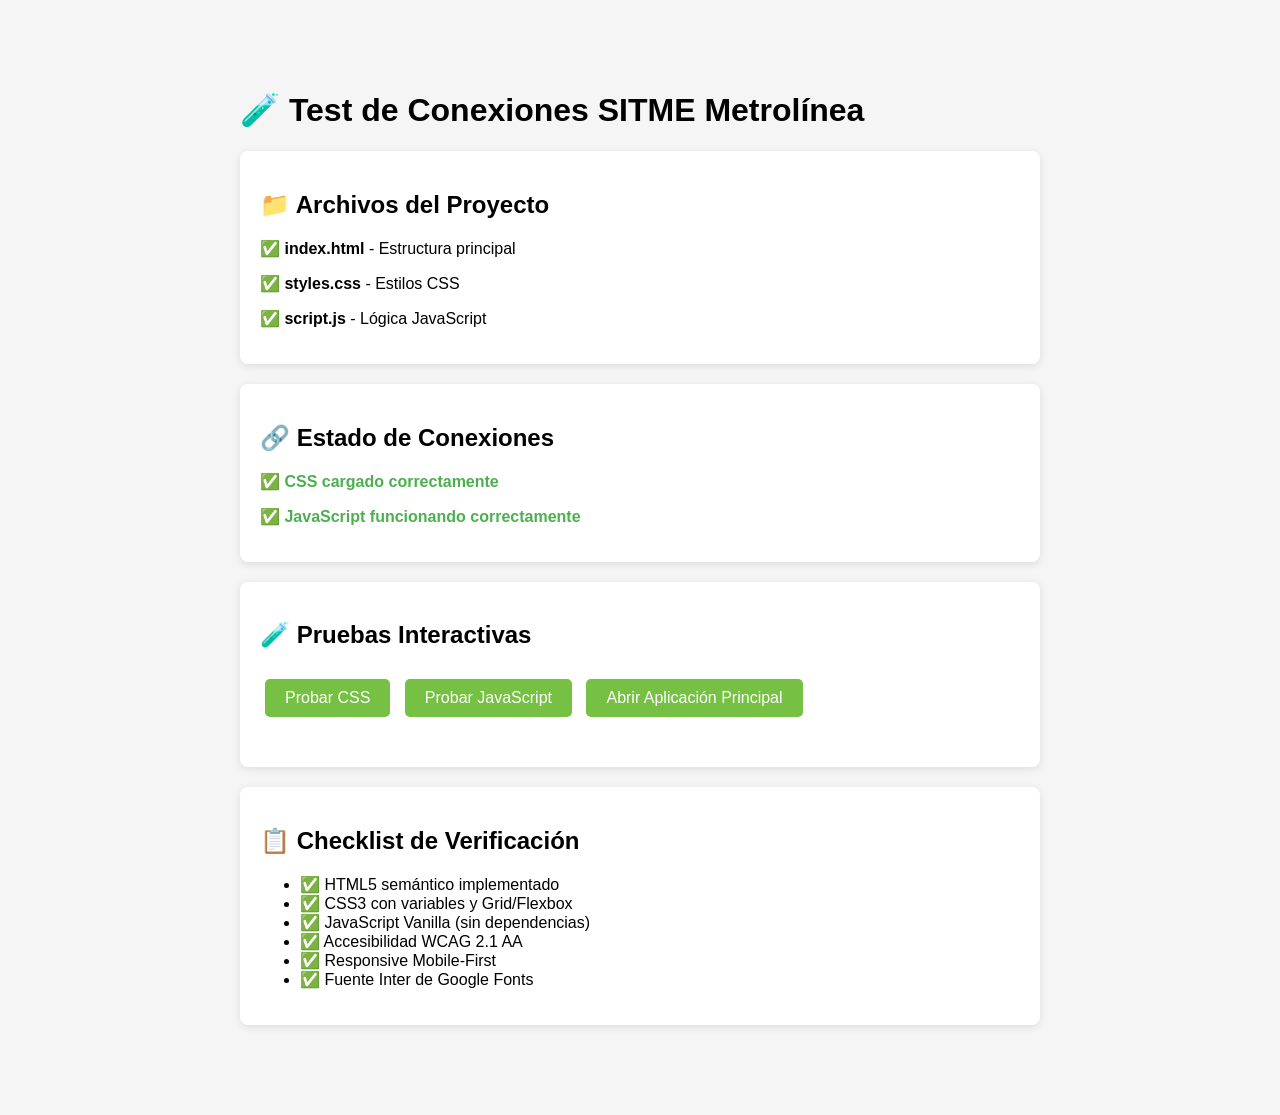
<file: FrontEnd/test-conexion.html>
<!DOCTYPE html>
<html lang="es">
<head>
    <meta charset="UTF-8">
    <meta name="viewport" content="width=device-width, initial-scale=1.0">
    <title>Test de Conexiones - SITME</title>
    <style>
        body {
            font-family: Arial, sans-serif;
            max-width: 800px;
            margin: 50px auto;
            padding: 20px;
            background: #f5f5f5;
        }
        .test-box {
            background: white;
            padding: 20px;
            margin: 20px 0;
            border-radius: 8px;
            box-shadow: 0 2px 8px rgba(0,0,0,0.1);
        }
        .success {
            color: #4caf50;
            font-weight: bold;
        }
        .error {
            color: #f44336;
            font-weight: bold;
        }
        button {
            background: #76c043;
            color: white;
            border: none;
            padding: 10px 20px;
            border-radius: 5px;
            cursor: pointer;
            font-size: 16px;
            margin: 10px 5px;
        }
        button:hover {
            background: #5fa033;
        }
    </style>
</head>
<body>
    <h1>🧪 Test de Conexiones SITME Metrolínea</h1>
    
    <div class="test-box">
        <h2>📁 Archivos del Proyecto</h2>
        <p>✅ <strong>index.html</strong> - Estructura principal</p>
        <p>✅ <strong>styles.css</strong> - Estilos CSS</p>
        <p>✅ <strong>script.js</strong> - Lógica JavaScript</p>
    </div>
    
    <div class="test-box">
        <h2>🔗 Estado de Conexiones</h2>
        <p id="css-status">⏳ Verificando CSS...</p>
        <p id="js-status">⏳ Verificando JavaScript...</p>
    </div>
    
    <div class="test-box">
        <h2>🧪 Pruebas Interactivas</h2>
        <button onclick="testCSS()">Probar CSS</button>
        <button onclick="testJS()">Probar JavaScript</button>
        <button onclick="openMainApp()">Abrir Aplicación Principal</button>
        <div id="test-result" style="margin-top: 20px;"></div>
    </div>
    
    <div class="test-box">
        <h2>📋 Checklist de Verificación</h2>
        <ul>
            <li>✅ HTML5 semántico implementado</li>
            <li>✅ CSS3 con variables y Grid/Flexbox</li>
            <li>✅ JavaScript Vanilla (sin dependencias)</li>
            <li>✅ Accesibilidad WCAG 2.1 AA</li>
            <li>✅ Responsive Mobile-First</li>
            <li>✅ Fuente Inter de Google Fonts</li>
        </ul>
    </div>
    
    <script>
        // Verificar automáticamente al cargar
        window.addEventListener('DOMContentLoaded', () => {
            verificarConexiones();
        });
        
        function verificarConexiones() {
            // Verificar CSS
            const cssStatus = document.getElementById('css-status');
            const computedStyle = window.getComputedStyle(document.body);
            
            if (computedStyle.fontFamily.includes('Arial')) {
                cssStatus.innerHTML = '✅ <span class="success">CSS cargado correctamente</span>';
            } else {
                cssStatus.innerHTML = '⚠️ <span class="error">Verificar archivo styles.css</span>';
            }
            
            // Verificar JS
            const jsStatus = document.getElementById('js-status');
            jsStatus.innerHTML = '✅ <span class="success">JavaScript funcionando correctamente</span>';
        }
        
        function testCSS() {
            const result = document.getElementById('test-result');
            result.innerHTML = `
                <div style="background: #76c043; color: white; padding: 15px; border-radius: 8px;">
                    ✅ <strong>CSS Test Exitoso!</strong><br>
                    Color primario Metrolínea (#76c043) aplicado correctamente
                </div>
            `;
        }
        
        function testJS() {
            const result = document.getElementById('test-result');
            const timestamp = new Date().toLocaleString('es-CO');
            result.innerHTML = `
                <div style="background: #FFC107; color: #1a1a1a; padding: 15px; border-radius: 8px;">
                    ✅ <strong>JavaScript Test Exitoso!</strong><br>
                    Timestamp: ${timestamp}<br>
                    Funciones interactivas operando correctamente
                </div>
            `;
        }
        
        function openMainApp() {
            window.location.href = 'index.html';
        }
    </script>
</body>
</html>
</file>
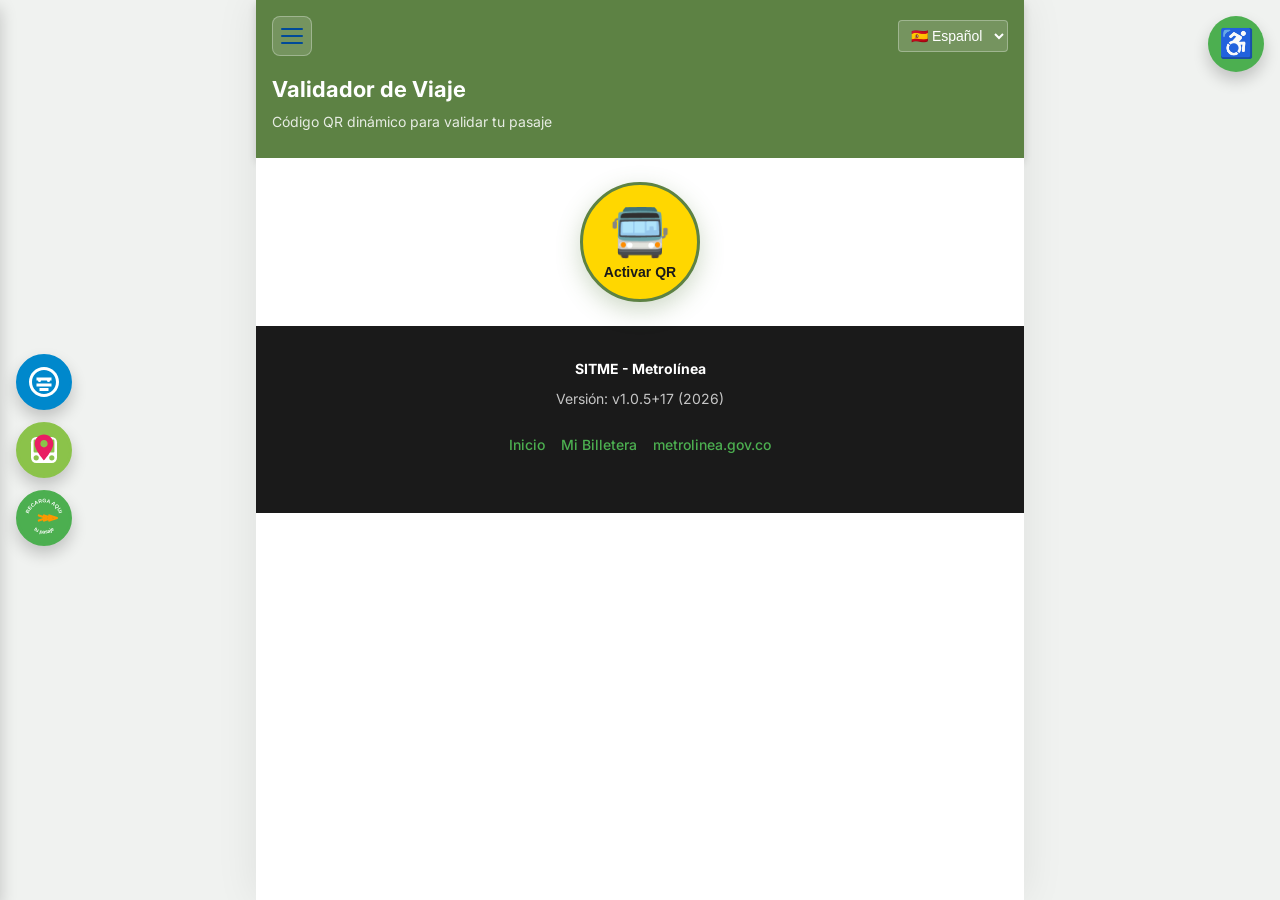
<file: FrontEnd/validador.html>
<!DOCTYPE html>
<html lang="es">

<head>
    <meta charset="UTF-8">
    <meta name="viewport" content="width=device-width, initial-scale=1.0">
    <meta name="description" content="Validador QR de viaje - SITME Metrolínea">
    <title>Validador QR - SITME Metrolínea</title>
    <link rel="stylesheet" href="./styles.css">
    <link rel="preconnect" href="https://fonts.googleapis.com">
    <link rel="preconnect" href="https://fonts.gstatic.com" crossorigin>
    <link href="https://fonts.googleapis.com/css2?family=Inter:wght@400;500;600;700&display=swap" rel="stylesheet">
</head>

<body data-page="validador">
    <aside id="accessibility-panel" class="accessibility-panel" role="complementary"
        aria-label="Panel de Accesibilidad">
        <button id="accessibility-toggle" class="accessibility-toggle" aria-label="Abrir panel de accesibilidad">
            <span class="icon-accessibility">♿</span>
        </button>
        <div id="accessibility-content" class="accessibility-content hidden">
            <h3>Accesibilidad</h3>
            <div class="accessibility-controls">
                <label>Tamaño de texto:</label>
                <div class="control-group">
                    <button id="decrease-font" aria-label="Disminuir tamaño">A-</button>
                    <button id="increase-font" aria-label="Aumentar tamaño">A+</button>
                </div>
                <label>Contraste:</label>
                <div class="control-group">
                    <button id="high-contrast" class="filter-btn">Alto Contraste</button>
                    <button id="grayscale" class="filter-btn">Escala de Grises</button>
                    <button id="negative-contrast" class="filter-btn">Contraste Negativo</button>
                </div>
                <label><input type="checkbox" id="underline-links"> Subrayar enlaces</label>
                <label><input type="checkbox" id="readable-font"> Fuente legible uniforme</label>
            </div>
        </div>
    </aside>

    <div class="mobile-container" role="main">
        <header class="page-header">
            <div class="page-header-top">
                <button id="menu-toggle" class="menu-toggle" aria-label="Abrir menú de navegación"
                    aria-expanded="false">
                    <span></span><span></span><span></span>
                </button>
                <div class="language-selector">
                    <select id="language" aria-label="Cambiar idioma">
                        <option value="es">🇪🇸 Español</option>
                        <option value="en">🇬🇧 English</option>
                    </select>
                </div>
            </div>
            <h1>Validador de Viaje</h1>
            <p class="page-subtitle">Código QR dinámico para validar tu pasaje</p>
        </header>

        <section class="qr-validator" aria-labelledby="qr-title">
            <h2 id="qr-title" class="sr-only">Activar código QR</h2>
            <button id="activate-qr" class="bus-icon-btn" aria-label="Activar código QR de viaje">
                <span class="bus-icon">🚍</span>
                <span class="btn-text">Activar QR</span>
            </button>
            <div id="qr-container" class="qr-container hidden">
                <div class="qr-code">
                    <svg viewBox="0 0 200 200" class="qr-svg" aria-label="Código QR dinámico">
                        <rect x="0" y="0" width="200" height="200" fill="#fff" />
                        <rect x="10" y="10" width="30" height="30" fill="#000" />
                        <rect x="160" y="10" width="30" height="30" fill="#000" />
                        <rect x="10" y="160" width="30" height="30" fill="#000" />
                        <rect x="50" y="50" width="100" height="100" fill="#5d8244" />
                        <text x="100" y="105" text-anchor="middle" font-size="14" fill="#fff"
                            font-weight="bold">SITME</text>
                    </svg>
                    <p class="qr-timer">Renovando en: <span id="qr-countdown">10</span>s</p>
                </div>
                <div class="security-notice">
                    <p>🔒 Código dinámico protegido</p>
                    <small>Captura de pantalla bloqueada por seguridad</small>
                </div>
            </div>
        </section>

        <footer class="app-footer">
            <div class="footer-info">
                <p><strong>SITME - Metrolínea</strong></p>
                <p class="footer-version">Versión: v1.0.5+17 (2026)</p>
            </div>
            <div class="footer-links">
                <a href="index.html">Inicio</a>
                <a href="billetera.html">Mi Billetera</a>
                <a href="https://www.metrolinea.gov.co" target="_blank" rel="noopener">metrolinea.gov.co</a>
            </div>
        </footer>
    </div>

    <!-- Barra Lateral Flotante -->
    <div class="floating-sidebar">
        <!-- Chatbot -->
        <a href="https://t.me/metrolineabga" target="_blank" class="floating-item chatbot"
            aria-label="Contactar con Chatbot">
            <svg viewBox="0 0 24 24" fill="none" xmlns="http://www.w3.org/2000/svg" style="padding: 8px;">
                <path
                    d="M12 2C6.48 2 2 6.48 2 12C2 17.52 6.48 22 12 22C17.52 22 22 17.52 22 12C22 6.48 17.52 2 12 2ZM12 20C7.59 20 4 16.41 4 12C4 7.59 7.59 4 12 4C16.41 4 20 7.59 20 12C20 16.41 16.41 20 12 20Z"
                    fill="white" />
                <path d="M7 9H17V11H7V9Z" fill="white" />
                <path d="M7 13H17V15H7V13Z" fill="white" />
                <path d="M9 16H15V18H9V16Z" fill="white" />
                <circle cx="9" cy="11" r="1" fill="white" />
                <circle cx="15" cy="11" r="1" fill="white" />
            </svg>
        </a>

        <!-- Bus Track -->
        <a href="mapa-rutas.html" class="floating-item bus-track" aria-label="Seguimiento de Bus">
            <svg viewBox="0 0 100 100" xmlns="http://www.w3.org/2000/svg">
                <circle cx="50" cy="50" r="48" fill="#8bc34a" />
                <rect x="25" y="25" width="50" height="50" rx="10" fill="white" />
                <rect x="30" y="30" width="40" height="25" rx="2" fill="#8bc34a" />
                <circle cx="35" cy="65" r="5" fill="#8bc34a" />
                <circle cx="65" cy="65" r="5" fill="#8bc34a" />
                <path
                    d="M50 20C40 20 32 28 32 38C32 50 50 70 50 70C50 70 68 50 68 38C68 28 60 20 50 20ZM50 45C46 45 43 42 43 38C43 34 46 31 50 31C54 31 57 34 57 38C57 42 54 45 50 45Z"
                    fill="#e91e63" />
            </svg>
        </a>

        <!-- Recarga -->
        <a href="puntos-recarga.html" class="floating-item recharge" aria-label="Recarga tu pasaje">
            <svg viewBox="0 0 100 100" xmlns="http://www.w3.org/2000/svg">
                <circle cx="50" cy="50" r="48" fill="#4caf50" />
                <path id="textPathTop" d="M 20,50 A 30,30 0 0,1 80,50" fill="transparent" />
                <path id="textPathBottom" d="M 20,50 A 30,30 0 0,0 80,50" fill="transparent" />
                <text fill="white" font-family="Arial" font-weight="bold" font-size="10">
                    <textPath href="#textPathTop" startOffset="50%" text-anchor="middle">RECARGA AQUI</textPath>
                </text>
                <text fill="white" font-family="Arial" font-weight="bold" font-size="10">
                    <textPath href="#textPathBottom" startOffset="50%" text-anchor="middle">tu pasaje</textPath>
                </text>
                <path d="M40 45L55 50L40 55" stroke="#ff9800" stroke-width="4" fill="none" stroke-linecap="round"
                    stroke-linejoin="round" />
                <path d="M50 45L65 50L50 55" stroke="#ff9800" stroke-width="4" fill="none" stroke-linecap="round"
                    stroke-linejoin="round" />
                <path d="M60 45L75 50L60 55" stroke="#ff9800" stroke-width="4" fill="none" stroke-linecap="round"
                    stroke-linejoin="round" />
            </svg>
        </a>
    </div>

    <script src="nav.js"></script>
    <script src="chat.js"></script>
    <script src="script.js"></script>
</body>

</html>
</file>
<file: FrontEnd/styles.css>
/* SITME METROLINEA - Paleta inspirada en metrolinea.gov.co */

:root {
    --color-primary: #5d8244;
    --color-primary-dark: #4a6a36;
    --color-primary-light: #6b9450;
    --color-accent: #4CAF50;
    --color-secondary: #FFD700;
    --color-secondary-dark: #e6c200;
    --color-blue: #0056b3;
    --color-blue-light: #1a6fd4;
    --color-dark: #1a1a1a;
    --color-gray: #4a4a4a;
    --color-gray-light: #9e9e9e;
    --color-gray-lighter: #e8e8e8;
    --color-white: #ffffff;
    --color-success: #4caf50;
    --color-warning: #ff9800;
    --color-error: #f44336;
    --color-info: #0056b3;
    --font-main: 'Inter', -apple-system, BlinkMacSystemFont, 'Segoe UI', sans-serif;
    --font-size-base: 16px;
    --font-size-small: 14px;
    --font-size-large: 18px;
    --font-size-xlarge: 24px;
    --spacing-xs: 4px;
    --spacing-sm: 8px;
    --spacing-md: 16px;
    --spacing-lg: 24px;
    --spacing-xl: 32px;
    --shadow-sm: 0 2px 4px rgba(0, 0, 0, 0.1);
    --shadow-md: 0 4px 8px rgba(0, 0, 0, 0.15);
    --shadow-lg: 0 8px 16px rgba(0, 0, 0, 0.2);
    --radius-sm: 4px;
    --radius-md: 8px;
    --radius-lg: 16px;
    --radius-round: 50%;
    --sidebar-width: 280px;
}

* {
    margin: 0;
    padding: 0;
    box-sizing: border-box;
}

html {
    font-size: var(--font-size-base);
    scroll-behavior: smooth;
}

body {
    font-family: var(--font-main);
    line-height: 1.6;
    color: var(--color-dark);
    background: #f0f2f0;
    min-height: 100vh;
}

body.sidebar-open {
    overflow: hidden;
}

.sr-only {
    position: absolute;
    width: 1px;
    height: 1px;
    padding: 0;
    margin: -1px;
    overflow: hidden;
    clip: rect(0, 0, 0, 0);
    white-space: nowrap;
    border-width: 0;
}

.hidden {
    display: none !important;
}

/* ==================== SIDEBAR / HAMBURGER ==================== */

.menu-toggle {
    display: flex;
    flex-direction: column;
    justify-content: center;
    gap: 5px;
    width: 40px;
    height: 40px;
    background: rgba(255, 255, 255, 0.15);
    border: 1px solid rgba(255, 255, 255, 0.3);
    border-radius: var(--radius-md);
    cursor: pointer;
    padding: 8px;
    transition: background 0.2s;
}

.menu-toggle:hover {
    background: rgba(255, 255, 255, 0.25);
}

.menu-toggle span {
    display: block;
    width: 100%;
    height: 2px;
    background: var(--color-white);
    border-radius: 2px;
    transition: transform 0.2s;
}

.sidebar-overlay {
    position: fixed;
    inset: 0;
    background: rgba(0, 0, 0, 0.5);
    z-index: 9998;
    opacity: 0;
    visibility: hidden;
    transition: opacity 0.3s, visibility 0.3s;
}

.sidebar-overlay.open {
    opacity: 1;
    visibility: visible;
}

.sidebar {
    position: fixed;
    top: 0;
    left: 0;
    width: var(--sidebar-width);
    height: 100vh;
    background: var(--color-primary);
    color: var(--color-white);
    z-index: 9999;
    transform: translateX(-100%);
    transition: transform 0.3s ease;
    display: flex;
    flex-direction: column;
    box-shadow: var(--shadow-lg);
}

.sidebar.open {
    transform: translateX(0);
}

.sidebar-header {
    display: flex;
    justify-content: space-between;
    align-items: center;
    padding: var(--spacing-lg);
    border-bottom: 1px solid rgba(255, 255, 255, 0.15);
}

.sidebar-brand {
    display: flex;
    align-items: center;
    gap: var(--spacing-sm);
}

.sidebar-logo {
    font-size: 28px;
}

.sidebar-brand strong {
    display: block;
    font-size: 18px;
    letter-spacing: 0.5px;
}

.sidebar-brand small {
    font-size: 12px;
    opacity: 0.8;
}

.sidebar-close {
    background: none;
    border: none;
    color: var(--color-white);
    font-size: 28px;
    cursor: pointer;
    line-height: 1;
    padding: 4px;
}

.sidebar-links {
    flex: 1;
    padding: var(--spacing-md) 0;
    overflow-y: auto;
}

.sidebar-link {
    display: flex;
    align-items: center;
    gap: var(--spacing-md);
    padding: var(--spacing-md) var(--spacing-lg);
    color: var(--color-white);
    text-decoration: none;
    font-weight: 500;
    transition: background 0.2s;
    border-left: 4px solid transparent;
}

.sidebar-link:hover {
    background: rgba(255, 255, 255, 0.1);
}

.sidebar-link.active {
    background: rgba(255, 255, 255, 0.15);
    border-left-color: var(--color-secondary);
    font-weight: 700;
}

.sidebar-link-icon {
    font-size: 22px;
    width: 28px;
    text-align: center;
}

.sidebar-footer {
    padding: var(--spacing-lg);
    border-top: 1px solid rgba(255, 255, 255, 0.15);
}

.sidebar-external {
    color: var(--color-secondary);
    text-decoration: none;
    font-size: var(--font-size-small);
    font-weight: 600;
}

.sidebar-external:hover {
    text-decoration: underline;
}

/* ==================== ACCESIBILIDAD ==================== */

.accessibility-panel {
    position: fixed;
    top: 16px;
    right: 16px;
    z-index: 9997;
}

.accessibility-toggle {
    width: 56px;
    height: 56px;
    border-radius: 50%;
    background: var(--color-accent);
    border: none;
    cursor: pointer;
    box-shadow: var(--shadow-lg);
    transition: transform 0.2s;
    display: flex;
    align-items: center;
    justify-content: center;
}

.accessibility-toggle:hover {
    transform: scale(1.1);
    background: var(--color-primary);
}

.icon-accessibility {
    font-size: 28px;
    line-height: 1;
}

.accessibility-content {
    position: absolute;
    top: 64px;
    right: 0;
    background: var(--color-white);
    border-radius: var(--radius-md);
    box-shadow: var(--shadow-lg);
    padding: var(--spacing-lg);
    width: 280px;
    max-height: 400px;
    overflow-y: auto;
}

.control-group {
    display: flex;
    gap: var(--spacing-sm);
    margin-bottom: var(--spacing-md);
}

.control-group button,
.filter-btn {
    padding: var(--spacing-sm) var(--spacing-md);
    border: 1px solid var(--color-gray-lighter);
    border-radius: var(--radius-sm);
    background: var(--color-white);
    cursor: pointer;
}

.control-group button:hover,
.filter-btn:hover {
    background: var(--color-primary);
    color: var(--color-white);
    border-color: var(--color-primary);
}

/* ==================== LAYOUT ==================== */

.mobile-container {
    max-width: 480px;
    margin: 0 auto;
    background: var(--color-white);
    min-height: 100vh;
    box-shadow: 0 0 40px rgba(0, 0, 0, 0.08);
}

.page-header {
    background: var(--color-primary);
    color: var(--color-white);
    padding: var(--spacing-md) var(--spacing-md) var(--spacing-lg);
    box-shadow: var(--shadow-md);
}

.page-header-top {
    display: flex;
    justify-content: space-between;
    align-items: center;
    margin-bottom: var(--spacing-md);
}

.page-header h1 {
    font-size: 22px;
    font-weight: 700;
}

.page-header .page-subtitle {
    font-size: var(--font-size-small);
    opacity: 0.85;
    margin-top: var(--spacing-xs);
}

.app-header {
    background: var(--color-primary);
    color: var(--color-white);
    padding: var(--spacing-md) var(--spacing-md) var(--spacing-lg);
    box-shadow: var(--shadow-md);
}

.header-top {
    display: flex;
    justify-content: space-between;
    align-items: center;
    margin-bottom: var(--spacing-md);
    gap: var(--spacing-sm);
}

.header-top-right {
    display: flex;
    align-items: center;
    gap: var(--spacing-sm);
}

.btn-login {
    background: var(--color-white);
    color: var(--color-primary);
    border: none;
    padding: 8px 16px;
    border-radius: var(--radius-md);
    font-weight: 600;
    cursor: pointer;
    font-size: var(--font-size-small);
    white-space: nowrap;
}

.btn-login:hover {
    background: var(--color-secondary);
}

.user-info {
    display: flex;
    flex-direction: column;
    gap: 2px;
    font-size: var(--font-size-small);
}

.user-balance {
    font-size: var(--font-size-base);
    font-weight: 700;
}

.language-selector select {
    background: rgba(255, 255, 255, 0.15);
    color: var(--color-white);
    border: 1px solid rgba(255, 255, 255, 0.3);
    padding: 6px 8px;
    border-radius: var(--radius-sm);
    cursor: pointer;
    font-size: var(--font-size-small);
}

.header-brand {
    text-align: center;
}

.header-brand h1 { display: none; 
    font-size: 26px;
    font-weight: 700;
    margin-top: var(--spacing-sm);
}

.tagline {
    font-size: var(--font-size-small);
    opacity: 0.9;
    margin-top: var(--spacing-xs);
}

.tagline .accent {
    color: var(--color-secondary);
}

.logo-bus {
    font-size: 48px;
    animation: busFloat 3s ease-in-out infinite;
}

@keyframes busFloat {

    0%,
    100% {
        transform: translateY(0);
    }

    50% {
        transform: translateY(-8px);
    }
}

/* ==================== ALERTAS (BANDA AMARILLA) ==================== */

.alerts-marquee {
    background: var(--color-secondary);
    color: var(--color-dark);
    padding: 10px 0;
    overflow: hidden;
    border-bottom: 3px solid var(--color-primary);
}

.marquee-content {
    display: flex;
    gap: 48px;
    animation: marquee 30s linear infinite;
    white-space: nowrap;
    font-weight: 500;
    font-size: var(--font-size-small);
}

@keyframes marquee {
    0% {
        transform: translateX(100%);
    }

    100% {
        transform: translateX(-100%);
    }
}

/* ==================== BILLETERA ==================== */

.digital-wallet {
    padding: var(--spacing-lg) var(--spacing-md);
    background: linear-gradient(135deg, var(--color-primary) 0%, var(--color-primary-dark) 100%);
    color: var(--color-white);
}

.digital-wallet h2 {
    font-size: 20px;
    margin-bottom: var(--spacing-xs);
}

.wallet-description {
    font-size: var(--font-size-small);
    opacity: 0.9;
    margin-bottom: var(--spacing-md);
}

.wallet-card {
    background: rgba(255, 255, 255, 0.12);
    backdrop-filter: blur(10px);
    border-radius: var(--radius-lg);
    padding: var(--spacing-lg);
    box-shadow: var(--shadow-md);
    border: 1px solid rgba(255, 255, 255, 0.2);
}

.wallet-balance {
    margin-bottom: var(--spacing-md);
}

.balance-label {
    display: block;
    font-size: var(--font-size-small);
    opacity: 0.85;
}

.balance-amount {
    font-size: 32px;
    font-weight: 700;
}

.user-profile-badge {
    display: flex;
    justify-content: space-between;
    align-items: center;
    flex-wrap: wrap;
    gap: var(--spacing-sm);
    margin-bottom: var(--spacing-sm);
}

.fare-note {
    opacity: 0.85;
}

/* ==================== SELECTOR DE TRANSACCIONES ==================== */

.transaction-selector {
    padding: var(--spacing-lg) var(--spacing-md);
    background: var(--color-white);
}

.transaction-tabs {
    display: grid;
    grid-template-columns: repeat(2, 1fr);
    gap: var(--spacing-sm);
    margin-bottom: var(--spacing-lg);
}

.transaction-tab {
    display: flex;
    flex-direction: column;
    align-items: center;
    padding: var(--spacing-md);
    background: #f5f7f4;
    border: 2px solid var(--color-gray-lighter);
    border-radius: var(--radius-lg);
    cursor: pointer;
    transition: all 0.25s;
    font-family: var(--font-main);
    color: var(--color-dark);
}

.transaction-tab:hover {
    border-color: var(--color-primary-light);
    background: #eef3ea;
}

.transaction-tab.active {
    background: var(--color-primary);
    border-color: var(--color-primary);
    color: var(--color-white);
    box-shadow: var(--shadow-md);
}

.transaction-tab .tab-icon {
    font-size: 28px;
    margin-bottom: var(--spacing-xs);
}

.transaction-tab .tab-label {
    font-size: var(--font-size-small);
    font-weight: 700;
}

.transaction-panel {
    display: none;
    animation: fadeIn 0.3s ease;
}

.transaction-panel.active {
    display: block;
}

@keyframes fadeIn {
    from {
        opacity: 0;
        transform: translateY(8px);
    }

    to {
        opacity: 1;
        transform: translateY(0);
    }
}

.panel-card {
    background: #f8faf7;
    border: 1px solid var(--color-gray-lighter);
    border-radius: var(--radius-lg);
    padding: var(--spacing-lg);
}

.panel-card h3 {
    color: var(--color-primary);
    margin-bottom: var(--spacing-sm);
    font-size: 18px;
}

.panel-card p {
    color: var(--color-gray);
    margin-bottom: var(--spacing-md);
    font-size: var(--font-size-small);
}

.payment-methods {
    display: flex;
    gap: var(--spacing-sm);
    flex-wrap: wrap;
    margin-bottom: var(--spacing-md);
}

.payment-badge {
    background: var(--color-white);
    border: 1px solid var(--color-primary);
    color: var(--color-primary);
    padding: 6px 12px;
    border-radius: 20px;
    font-size: 13px;
    font-weight: 600;
}

.btn-action {
    padding: 14px 24px;
    background: var(--color-accent);
    color: var(--color-white);
    border: none;
    border-radius: var(--radius-md);
    font-size: var(--font-size-base);
    font-weight: 700;
    cursor: pointer;
    width: 100%;
    transition: background 0.2s;
}

.btn-action:hover {
    background: var(--color-primary);
}

.btn-action.blue {
    background: var(--color-blue);
}

.btn-action.blue:hover {
    background: var(--color-blue-light);
}

.history-list {
    list-style: none;
    display: flex;
    flex-direction: column;
    gap: var(--spacing-sm);
}

.history-item {
    display: flex;
    justify-content: space-between;
    align-items: center;
    padding: var(--spacing-md);
    background: var(--color-white);
    border-radius: var(--radius-md);
    border-left: 4px solid var(--color-primary);
    font-size: var(--font-size-small);
}

.history-item.negative {
    border-left-color: var(--color-error);
}

.history-item.positive {
    border-left-color: var(--color-accent);
}

.history-amount {
    font-weight: 700;
}

.history-amount.negative {
    color: var(--color-error);
}

.history-amount.positive {
    color: var(--color-accent);
}

.pocket-card {
    background: var(--color-white);
    border-radius: var(--radius-md);
    padding: var(--spacing-md);
    margin-bottom: var(--spacing-sm);
    border: 1px solid var(--color-gray-lighter);
    display: flex;
    justify-content: space-between;
    align-items: center;
}

.pocket-name {
    font-weight: 600;
    color: var(--color-primary);
}

/* ==================== VALIDADOR QR ==================== */

.qr-validator {
    padding: var(--spacing-lg) var(--spacing-md);
    background: var(--color-white);
    text-align: center;
}

.qr-validator h2 {
    color: var(--color-primary);
    margin-bottom: var(--spacing-lg);
}

.bus-icon-btn {
    display: inline-flex;
    flex-direction: column;
    align-items: center;
    justify-content: center;
    width: 120px;
    height: 120px;
    background: var(--color-secondary);
    border: 3px solid var(--color-primary);
    border-radius: 50%;
    cursor: pointer;
    box-shadow: 0 8px 24px rgba(93, 130, 68, 0.3);
    transition: all 0.3s;
    color: var(--color-dark);
}

.bus-icon-btn:hover {
    transform: scale(1.05);
    background: var(--color-secondary-dark);
}

.bus-icon {
    font-size: 48px;
}

.btn-text {
    font-weight: 700;
    font-size: var(--font-size-small);
    margin-top: var(--spacing-xs);
}

.qr-container {
    margin-top: var(--spacing-lg);
    padding: var(--spacing-lg);
    background: #f5f7f4;
    border-radius: var(--radius-lg);
    border: 1px solid var(--color-gray-lighter);
}

.qr-code {
    background: var(--color-white);
    padding: var(--spacing-lg);
    border-radius: var(--radius-md);
    display: inline-block;
}

.qr-svg {
    width: 200px;
    height: 200px;
}

.qr-timer {
    margin-top: var(--spacing-sm);
    font-weight: 600;
    color: var(--color-primary);
}

.security-notice {
    margin-top: var(--spacing-md);
    color: var(--color-gray);
    font-size: var(--font-size-small);
}

/* ==================== PLANIFICADOR DE VIAJES ==================== */

.trip-planner {
    padding: var(--spacing-lg) var(--spacing-md);
    background: var(--color-white);
}

.trip-planner h2 {
    color: var(--color-primary);
    margin-bottom: var(--spacing-xs);
}

.planner-subtitle {
    font-size: var(--font-size-small);
    color: var(--color-gray-light);
    margin-bottom: var(--spacing-lg);
}

.form-group {
    display: flex;
    flex-direction: column;
    margin-bottom: var(--spacing-md);
}

.form-group label {
    font-size: var(--font-size-small);
    font-weight: 600;
    margin-bottom: var(--spacing-xs);
    color: var(--color-primary);
}

.form-group input,
.form-group select,
.form-group textarea {
    padding: 14px;
    border: 2px solid var(--color-gray-lighter);
    border-radius: var(--radius-md);
    font-size: var(--font-size-base);
    font-family: var(--font-main);
    transition: border-color 0.2s;
}

.form-group input:focus,
.form-group select:focus,
.form-group textarea:focus {
    outline: none;
    border-color: var(--color-primary);
}

.btn-search-route {
    padding: 14px;
    background: var(--color-accent);
    color: var(--color-white);
    border: none;
    border-radius: var(--radius-md);
    font-size: var(--font-size-base);
    font-weight: 700;
    cursor: pointer;
    width: 100%;
    transition: background 0.2s;
}

.btn-search-route:hover {
    background: var(--color-primary);
}

.route-suggestions h3 {
    color: var(--color-primary);
    margin: var(--spacing-lg) 0 var(--spacing-md);
    font-size: 18px;
}

.routes-list {
    list-style: none;
    display: flex;
    flex-direction: column;
    gap: var(--spacing-sm);
}

.route-item {
    display: flex;
    justify-content: space-between;
    align-items: center;
    padding: var(--spacing-md);
    background: #f5f7f4;
    border-radius: var(--radius-md);
    cursor: pointer;
    border-left: 4px solid var(--color-primary);
    transition: all 0.2s;
}

.route-item:hover {
    background: var(--color-primary);
    color: var(--color-white);
}

.route-name {
    font-weight: 700;
    font-size: 18px;
}

.route-desc {
    font-size: var(--font-size-small);
}

/* ==================== MAPA ==================== */

.real-time-map {
    padding: var(--spacing-lg) var(--spacing-md);
    background: var(--color-white);
}

.real-time-map h2 {
    color: var(--color-primary);
    margin-bottom: var(--spacing-md);
}

.map-container {
    border-radius: var(--radius-lg);
    overflow: hidden;
    border: 2px solid var(--color-primary);
}

.map-placeholder {
    background: linear-gradient(135deg, var(--color-primary) 0%, var(--color-primary-dark) 100%);
    color: var(--color-white);
    padding: var(--spacing-xl);
    text-align: center;
    min-height: 280px;
    display: flex;
    flex-direction: column;
    justify-content: center;
    gap: var(--spacing-sm);
}

.map-note {
    font-size: var(--font-size-small);
    opacity: 0.85;
}

.map-legend {
    display: flex;
    justify-content: center;
    gap: var(--spacing-md);
    flex-wrap: wrap;
    margin-top: var(--spacing-md);
    font-size: var(--font-size-small);
}

.bus-marker.green {
    color: var(--color-accent);
}

.bus-marker.yellow {
    color: var(--color-secondary);
}

.bus-marker.red {
    color: var(--color-error);
}

/* ==================== PUNTOS DE RECARGA ==================== */

.cae-page {
    padding: var(--spacing-lg) var(--spacing-md);
}

.cae-page h2 {
    color: var(--color-primary);
    margin-bottom: var(--spacing-xs);
}

.cae-page-description {
    color: var(--color-gray);
    font-size: var(--font-size-small);
    margin-bottom: var(--spacing-lg);
}

.cae-list-simple {
    list-style: none;
    display: flex;
    flex-direction: column;
    gap: var(--spacing-sm);
}

.cae-list-item {
    display: flex;
    align-items: center;
    gap: var(--spacing-md);
    padding: var(--spacing-md) var(--spacing-lg);
    background: #f5f7f4;
    border-radius: var(--radius-md);
    cursor: pointer;
    border: 2px solid transparent;
    transition: all 0.2s;
    font-weight: 600;
    color: var(--color-primary);
    font-size: var(--font-size-large);
}

.cae-list-item:hover {
    border-color: var(--color-primary);
    background: #eef3ea;
    transform: translateX(4px);
}

.cae-list-item .cae-pin {
    font-size: 24px;
}

.cae-list-item .cae-arrow {
    margin-left: auto;
    opacity: 0.5;
    font-size: 20px;
}

/* ==================== PQRSDF ==================== */

.pqrsdf-section {
    padding: var(--spacing-lg) var(--spacing-md);
    background: var(--color-white);
}

.pqrsdf-section h2 {
    color: var(--color-primary);
    margin-bottom: var(--spacing-xs);
}

.pqrsdf-description {
    color: var(--color-gray);
    font-size: var(--font-size-small);
    margin-bottom: var(--spacing-lg);
}

.btn-submit-pqrsdf {
    padding: 14px;
    background: var(--color-blue);
    color: var(--color-white);
    border: none;
    border-radius: var(--radius-md);
    font-size: var(--font-size-base);
    font-weight: 700;
    cursor: pointer;
    width: 100%;
    transition: background 0.2s;
}

.btn-submit-pqrsdf:hover {
    background: var(--color-blue-light);
}

/* ==================== MODALES ==================== */

.modal {
    position: fixed;
    top: 0;
    left: 0;
    width: 100%;
    height: 100%;
    background: rgba(0, 0, 0, 0.6);
    display: flex;
    justify-content: center;
    align-items: center;
    z-index: 10000;
    padding: var(--spacing-md);
}

.modal-content {
    background: var(--color-white);
    padding: var(--spacing-xl) var(--spacing-lg);
    border-radius: var(--radius-lg);
    max-width: 400px;
    width: 100%;
    position: relative;
    max-height: 90vh;
    overflow-y: auto;
    border-top: 4px solid var(--color-primary);
}

.modal-content h2 {
    color: var(--color-primary);
    margin-bottom: var(--spacing-md);
    padding-right: 32px;
}

.modal-close {
    position: absolute;
    top: var(--spacing-md);
    right: var(--spacing-md);
    background: none;
    border: none;
    font-size: 28px;
    cursor: pointer;
    color: var(--color-gray);
    line-height: 1;
}

.modal-close:hover {
    color: var(--color-primary);
}

.cae-modal-info {
    display: flex;
    flex-direction: column;
    gap: var(--spacing-md);
}

.cae-modal-info .info-row {
    display: flex;
    gap: var(--spacing-sm);
    align-items: flex-start;
    font-size: var(--font-size-small);
}

.cae-modal-info .info-icon {
    font-size: 18px;
    flex-shrink: 0;
}

.cae-modal-info strong {
    color: var(--color-primary);
}

.migration-warning {
    background: rgba(255, 152, 0, 0.1);
    border-left: 4px solid var(--color-warning);
    padding: var(--spacing-md);
    border-radius: var(--radius-sm);
    margin-bottom: var(--spacing-lg);
    font-size: var(--font-size-small);
}

.btn-submit-auth {
    padding: 14px;
    background: var(--color-primary);
    color: var(--color-white);
    border: none;
    border-radius: var(--radius-md);
    font-size: var(--font-size-base);
    font-weight: 700;
    cursor: pointer;
    width: 100%;
    margin-top: var(--spacing-md);
}

.btn-submit-auth:hover {
    background: var(--color-primary-dark);
}

.password-hint {
    color: var(--color-gray-light);
    font-size: 12px;
    margin-top: var(--spacing-xs);
}

/* ==================== FOOTER ==================== */

.app-footer {
    background: var(--color-dark);
    color: var(--color-white);
    padding: var(--spacing-xl) var(--spacing-md);
    text-align: center;
}

.footer-info p {
    margin-bottom: var(--spacing-sm);
    font-size: var(--font-size-small);
}

.footer-version,
.footer-legacy {
    opacity: 0.75;
}

.footer-links {
    display: flex;
    justify-content: center;
    gap: var(--spacing-md);
    flex-wrap: wrap;
    margin: var(--spacing-lg) 0;
}

.footer-links a {
    color: var(--color-accent);
    text-decoration: none;
    font-size: var(--font-size-small);
    font-weight: 500;
}

.footer-links a:hover {
    color: var(--color-secondary);
    text-decoration: underline;
}

.footer-disclaimer {
    opacity: 0.6;
    font-size: 12px;
    max-width: 360px;
    margin: 0 auto;
}

.footer-disclaimer code {
    background: rgba(255, 255, 255, 0.1);
    padding: 2px 6px;
    border-radius: 3px;
}

/* ==================== RESPONSIVE ==================== */

@media (min-width: 768px) {
    .mobile-container {
        max-width: 768px;
    }

    .transaction-tabs {
        grid-template-columns: repeat(4, 1fr);
    }
}

/* ==================== BARRA LATERAL FLOTANTE ==================== */

.floating-sidebar {
    position: fixed;
    left: 16px;
    top: 50%;
    transform: translateY(-50%);
    display: flex;
    flex-direction: column;
    gap: 12px;
    z-index: 9996;
}

.floating-item {
    width: 56px;
    height: 56px;
    border-radius: 50%;
    display: flex;
    align-items: center;
    justify-content: center;
    box-shadow: var(--shadow-lg);
    transition: all 0.3s cubic-bezier(0.175, 0.885, 0.32, 1.275);
    cursor: pointer;
    background: var(--color-white);
    border: 2px solid var(--color-white);
    padding: 0;
    overflow: hidden;
    text-decoration: none;
}

.floating-item:hover {
    transform: scale(1.1) translateX(4px);
    box-shadow: 0 12px 24px rgba(0, 0, 0, 0.25);
}

.floating-item img,
.floating-item svg {
    width: 100%;
    height: 100%;
    object-fit: cover;
}

.floating-item.telegram,
.floating-item.chatbot {
    background: #0088cc;
    border-color: #0088cc;
}

.floating-item.bus-track {
    background: #8bc34a;
    border-color: #8bc34a;
}

.floating-item.recharge {
    background: #4caf50;
    border-color: #4caf50;
}

@media (max-width: 480px) {
    .floating-sidebar {
        left: 12px;
    }

    .floating-item {
        width: 48px;
        height: 48px;
    }
}

/* ==================== CHAT IA ==================== */

.chat-container {
    position: fixed;
    bottom: 80px;
    left: 80px;
    width: 320px;
    height: 450px;
    background: var(--color-white);
    border-radius: var(--radius-lg);
    box-shadow: var(--shadow-lg);
    display: flex;
    flex-direction: column;
    z-index: 9995;
    overflow: hidden;
    transform: scale(0.9);
    opacity: 0;
    pointer-events: none;
    transition: all 0.3s cubic-bezier(0.175, 0.885, 0.32, 1.275);
}

.chat-container.open {
    transform: scale(1);
    opacity: 1;
    pointer-events: all;
}

.chat-header {
    background: var(--color-primary);
    color: var(--color-white);
    padding: var(--spacing-md);
    display: flex;
    justify-content: space-between;
    align-items: center;
}

.chat-header h3 {
    font-size: 16px;
    margin: 0;
}

.chat-close {
    background: none;
    border: none;
    color: var(--color-white);
    font-size: 20px;
    cursor: pointer;
}

.chat-messages {
    flex: 1;
    padding: var(--spacing-md);
    overflow-y: auto;
    display: flex;
    flex-direction: column;
    gap: var(--spacing-sm);
    background: #fdfdfd;
}

.message {
    max-width: 80%;
    padding: 10px 14px;
    border-radius: var(--radius-md);
    font-size: 14px;
    line-height: 1.4;
    animation: messageIn 0.3s ease-out;
}

@keyframes messageIn {
    from {
        opacity: 0;
        transform: translateY(10px);
    }

    to {
        opacity: 1;
        transform: translateY(0);
    }
}

.message.bot {
    background: #eef3ea;
    align-self: flex-start;
    border-bottom-left-radius: 0;
}

.message.user {
    background: var(--color-primary);
    color: var(--color-white);
    align-self: flex-end;
    border-bottom-right-radius: 0;
}

.chat-input-area {
    padding: var(--spacing-sm);
    border-top: 1px solid var(--color-gray-lighter);
    display: flex;
    gap: var(--spacing-sm);
}

.chat-input-area input {
    flex: 1;
    padding: 10px;
    border: 1px solid var(--color-gray-lighter);
    border-radius: var(--radius-sm);
    font-size: 14px;
    outline: none;
}

.chat-input-area input:focus {
    border-color: var(--color-primary);
}

.chat-send-btn {
    background: var(--color-primary);
    color: var(--color-white);
    border: none;
    width: 40px;
    height: 40px;
    border-radius: var(--radius-sm);
    cursor: pointer;
    display: flex;
    align-items: center;
    justify-content: center;
    transition: background 0.2s;
}

.chat-send-btn:hover {
    background: var(--color-primary-dark);
}

/* ==================== DIGITAL RECHARGE SECTION ==================== */

.digital-recharge-promo {
    margin-bottom: var(--spacing-xl);
}

.digital-card {
    background: linear-gradient(135deg, #004a99 0%, #00bbcc 100%);
    border-radius: var(--radius-lg);
    padding: var(--spacing-lg);
    box-shadow: var(--shadow-md);
    color: var(--color-white);
    display: flex;
    flex-direction: column;
    gap: var(--spacing-md);
    position: relative;
    overflow: hidden;
}

.digital-card::before {
    content: '';
    position: absolute;
    top: -50px;
    right: -50px;
    width: 150px;
    height: 150px;
    background: rgba(255, 255, 255, 0.1);
    border-radius: 50%;
}

.digital-card-content {
    display: flex;
    align-items: center;
    gap: var(--spacing-md);
}

.pse-logo {
    background: var(--color-white);
    color: #ff9800;
    width: 60px;
    height: 60px;
    border-radius: var(--radius-md);
    display: flex;
    align-items: center;
    justify-content: center;
    font-weight: 800;
    font-size: 20px;
    box-shadow: 0 4px 10px rgba(0, 0, 0, 0.1);
}

.digital-text h3 {
    margin: 0;
    font-size: 18px;
    font-weight: 700;
}

.digital-text p {
    margin: 4px 0 0;
    font-size: 13px;
    opacity: 0.9;
}

.btn-digital-action {
    background: #ff9800;
    color: var(--color-white);
    border: none;
    padding: 12px;
    border-radius: var(--radius-md);
    font-weight: 600;
    cursor: pointer;
    transition: all 0.2s;
    text-transform: uppercase;
    font-size: 14px;
    box-shadow: 0 4px 0 #e68a00;
}

.btn-digital-action:hover {
    transform: translateY(-2px);
    box-shadow: 0 6px 0 #e68a00;
}

.btn-digital-action:active {
    transform: translateY(2px);
    box-shadow: 0 0 0 #e68a00;
}

@media (max-width: 480px) {
    .chat-container {
        left: 12px;
        bottom: 72px;
        width: calc(100% - 24px);
        max-width: 340px;
    }
}
/* ==================== MAP VIEW SECTION ==================== */
.map-view-section { flex: 1; display: flex; flex-direction: column; padding: var(--spacing-md); gap: var(--spacing-md); background: #f8f9fa; }
.map-navigation-controls { background: var(--color-white); padding: var(--spacing-sm) var(--spacing-md); border-radius: var(--radius-md); box-shadow: var(--shadow-sm); font-size: 14px; color: var(--color-gray); border-left: 4px solid #76c043; }
.map-iframe-wrapper { flex: 1; min-height: 500px; border-radius: var(--radius-lg); overflow: hidden; box-shadow: var(--shadow-md); border: 1px solid var(--color-gray-lighter); background: var(--color-white); }
.map-iframe { width: 100%; height: 100%; border: none; }
@media (max-width: 480px) { .map-iframe-wrapper { min-height: 550px; } }

/* === NEW LOGO & STATIC MAP STYLES === */
.header-logo-img { height: 150px; max-width: 90%%; width: auto; object-fit: contain; }
.app-header { background: linear-gradient(135deg, #ffffff 0%, #f0f7f0 100%) !important; color: #333 !important; }
.menu-toggle span { background: #004a99 !important; }
.map-static-container { flex: 1; min-height: 500px; overflow: auto; background: #eee; border-radius: 12px; }
.map-static-img { width: 100%; height: auto; min-width: 800px; cursor: grab; }
.map-static-img:active { cursor: grabbing; }
.btn-external-map { display: inline-block; margin-top: 10px; padding: 8px 16px; background: #76c043; color: white; text-decoration: none; border-radius: 8px; font-weight: bold; }


/* ==================== MODERN STYLIZED HEADER ==================== */
.app-header {
    background: rgba(255, 255, 255, 0.85) !important;
    backdrop-filter: blur(10px);
    -webkit-backdrop-filter: blur(10px);
    border-bottom: 1px solid rgba(255, 255, 255, 0.3);
    box-shadow: 0 4px 30px rgba(0, 0, 0, 0.1);
    padding: 20px 24px 40px !important;
    position: sticky;
    top: 0;
    z-index: 1000;
    overflow: hidden;
}

.header-brand h1 {
    display: block !important;
    font-size: 1.4rem !important;
    letter-spacing: 2px;
    text-transform: uppercase;
    font-weight: 700;
    color: #4a7c2c !important;
    margin-top: 10px;
}

.header-logo-img {
    height: 80px !important;
    transition: transform 0.3s ease;
}

.header-logo-img:hover {
    transform: scale(1.05);
}

.app-header::after {
    content: \ \;
    position: absolute;
    bottom: -10px;
    left: -10%;
    width: 120%;
    height: 30px;
    background: #76c043;
    border-radius: 50% 50% 0 0;
    opacity: 0.1;
    z-index: -1;
}
div.app-header { background: linear-gradient(180deg, rgba(255,255,255,0.95) 0%%, rgba(240,247,240,0.8) 100%%) !important; }

/* ==================== SERVICE FEEDBACK SECTION ==================== */
.service-feedback {
    padding: 40px 24px;
    background: #ffffff;
    margin: 20px 0;
    border-radius: 24px;
    box-shadow: var(--shadow-md);
    border: 1px solid #f0f0f0;
}

.service-feedback h2 {
    text-align: center;
    color: #333;
    margin-bottom: 24px;
    font-size: 1.5rem;
}

.feedback-form {
    display: flex;
    flex-direction: column;
    gap: 16px;
}

.feedback-form textarea {
    width: 100%;
    padding: 16px;
    border-radius: 16px;
    border: 1px solid #ddd;
    min-height: 120px;
    font-family: inherit;
    resize: none;
    transition: border-color 0.3s;
}

.feedback-form textarea:focus {
    border-color: #76c043;
    outline: none;
}

.btn-send-feedback {
    background: #76c043;
    color: white;
    border: none;
    padding: 14px;
    border-radius: 12px;
    font-weight: bold;
    cursor: pointer;
    transition: background 0.3s;
}

.btn-send-feedback:hover {
    background: #5c9e33;
}
</file>
